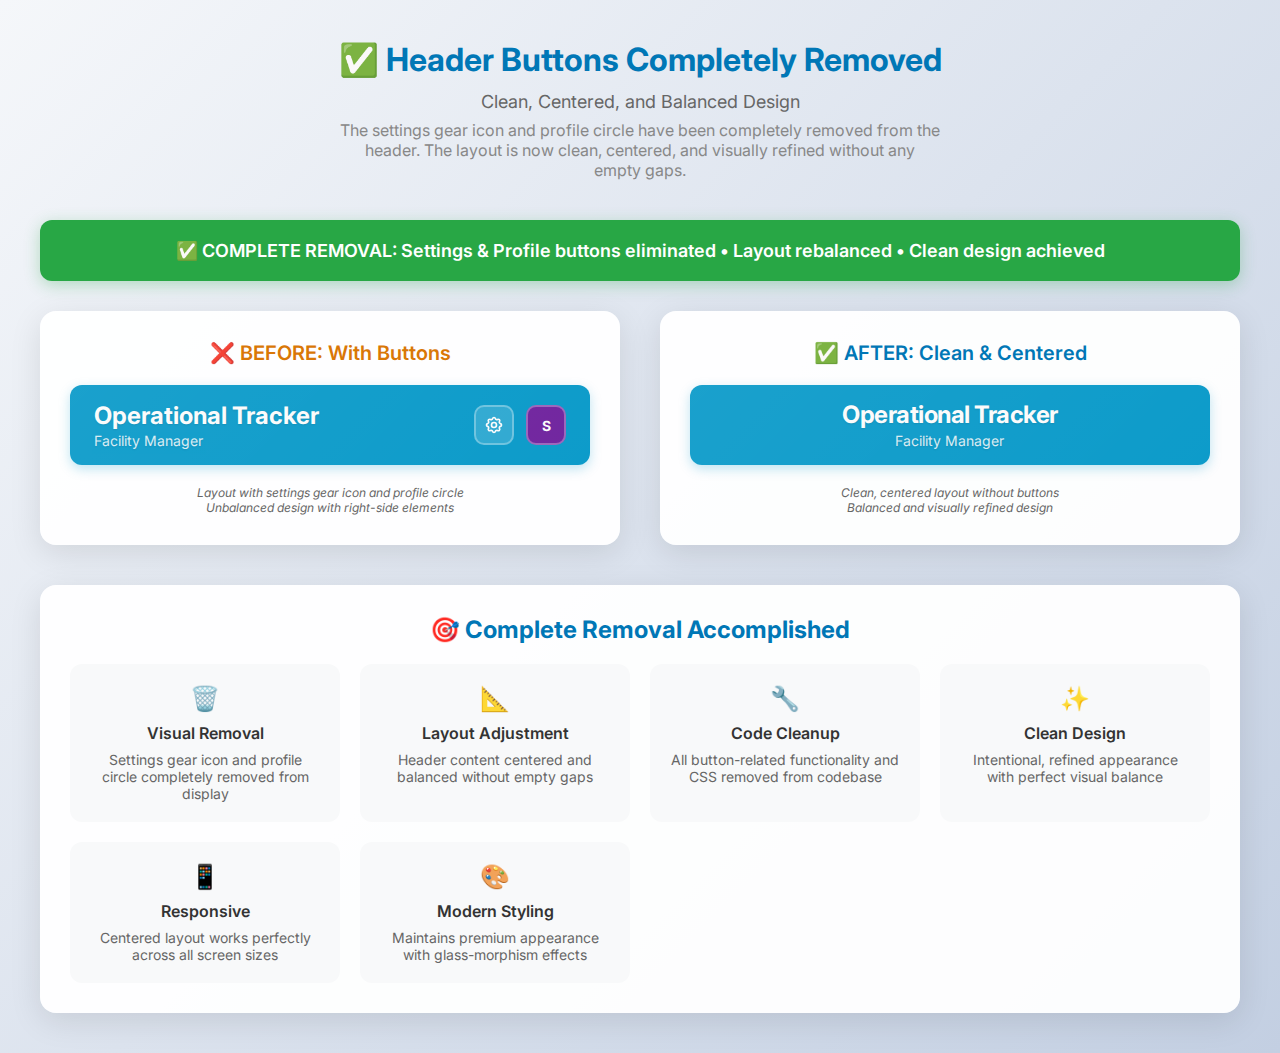
<file: clean-header-demo.html>
<!DOCTYPE html>
<html lang="en">
<head>
    <meta charset="UTF-8">
    <meta name="viewport" content="width=device-width, initial-scale=1.0">
    <title>Clean Header Demo - Buttons Removed</title>
    <link href="https://fonts.googleapis.com/css2?family=Inter:wght@400;500;600;700&family=Poppins:wght@400;500;600;700&display=swap" rel="stylesheet">
    <style>
        * {
            margin: 0;
            padding: 0;
            box-sizing: border-box;
        }

        body {
            font-family: 'Inter', 'Poppins', sans-serif;
            background: linear-gradient(135deg, #f5f7fa 0%, #c3cfe2 100%);
            min-height: 100vh;
            padding: 40px 20px;
        }

        .demo-container {
            max-width: 1200px;
            margin: 0 auto;
        }

        .demo-header {
            text-align: center;
            margin-bottom: 40px;
            color: #333;
        }

        .demo-title {
            font-size: 32px;
            font-weight: 700;
            margin-bottom: 12px;
            color: #0077B6;
        }

        .demo-subtitle {
            font-size: 18px;
            color: #666;
            margin-bottom: 8px;
        }

        .comparison-grid {
            display: grid;
            grid-template-columns: 1fr 1fr;
            gap: 40px;
            margin-bottom: 40px;
        }

        .comparison-section {
            background: rgba(255, 255, 255, 0.95);
            padding: 30px;
            border-radius: 16px;
            box-shadow: 0 8px 32px rgba(0, 0, 0, 0.1);
        }

        .section-title {
            font-size: 20px;
            font-weight: 600;
            margin-bottom: 20px;
            text-align: center;
        }

        .old-title { color: #d97706; }
        .new-title { color: #0077B6; }

        /* OLD HEADER WITH BUTTONS */
        .old-header {
            background: #0096C7;
            box-shadow: 0 4px 12px rgba(0, 150, 199, 0.25);
            border-radius: 12px;
            font-family: 'Inter', 'Poppins', sans-serif;
            position: relative;
            overflow: hidden;
            margin-bottom: 20px;
        }

        .old-header::before {
            content: '';
            position: absolute;
            top: 0;
            left: 0;
            right: 0;
            bottom: 0;
            background: linear-gradient(135deg, rgba(255, 255, 255, 0.1) 0%, rgba(255, 255, 255, 0.05) 100%);
            pointer-events: none;
        }

        .old-header-content {
            padding: 16px 24px;
            display: flex;
            align-items: center;
            justify-content: space-between;
        }

        .old-header-left {
            display: flex;
            flex-direction: column;
            gap: 2px;
        }

        .old-header-title {
            font-size: 24px;
            font-weight: 700;
            color: #FBFBFB;
            margin: 0;
            text-shadow: 0 1px 2px rgba(0, 0, 0, 0.1);
        }

        .old-header-subtitle {
            font-size: 14px;
            font-weight: 400;
            color: #FBFBFB;
            opacity: 0.85;
            margin: 0;
            text-shadow: 0 1px 2px rgba(0, 0, 0, 0.1);
        }

        .old-header-right {
            display: flex;
            align-items: center;
            gap: 12px;
        }

        .old-button {
            width: 40px;
            height: 40px;
            border-radius: 10px;
            background: rgba(255, 255, 255, 0.15);
            border: 2px solid rgba(255, 255, 255, 0.3);
            display: flex;
            align-items: center;
            justify-content: center;
            cursor: pointer;
            transition: all 0.3s ease;
        }

        .old-button:hover {
            background: rgba(255, 255, 255, 0.25);
            transform: translateY(-2px);
        }

        .old-button svg {
            color: #FBFBFB;
            width: 20px;
            height: 20px;
        }

        .old-avatar {
            width: 40px;
            height: 40px;
            border-radius: 10px;
            background: #6A1B9A;
            color: #FBFBFB;
            display: flex;
            align-items: center;
            justify-content: center;
            font-weight: 700;
            font-size: 14px;
            cursor: pointer;
            border: 2px solid rgba(255, 255, 255, 0.3);
        }

        /* NEW CLEAN HEADER WITHOUT BUTTONS */
        .clean-header {
            background: #0096C7;
            box-shadow: 0 4px 12px rgba(0, 150, 199, 0.25);
            border-radius: 12px;
            font-family: 'Inter', 'Poppins', sans-serif;
            position: relative;
            overflow: hidden;
            margin-bottom: 20px;
            transition: all 0.3s ease-in-out;
        }

        .clean-header::before {
            content: '';
            position: absolute;
            top: 0;
            left: 0;
            right: 0;
            bottom: 0;
            background: linear-gradient(135deg, rgba(255, 255, 255, 0.1) 0%, rgba(255, 255, 255, 0.05) 100%);
            pointer-events: none;
        }

        .clean-header:hover {
            box-shadow: 0 6px 20px rgba(0, 150, 199, 0.35);
            transform: translateY(-1px);
        }

        .clean-header-content {
            padding: 16px 24px;
            display: flex;
            align-items: center;
            justify-content: center;
        }

        .clean-header-center {
            display: flex;
            flex-direction: column;
            gap: 2px;
            text-align: center;
        }

        .clean-header-title {
            font-size: 24px;
            font-weight: 700;
            color: #FBFBFB;
            margin: 0;
            text-shadow: 0 1px 2px rgba(0, 0, 0, 0.1);
            letter-spacing: -0.02em;
            line-height: 1.2;
        }

        .clean-header-subtitle {
            font-size: 14px;
            font-weight: 400;
            color: #FBFBFB;
            opacity: 0.85;
            margin: 0;
            text-shadow: 0 1px 2px rgba(0, 0, 0, 0.1);
        }

        /* Success message */
        .success-message {
            background: #28a745;
            color: white;
            padding: 20px;
            border-radius: 12px;
            text-align: center;
            margin: 30px 0;
            font-weight: 600;
            font-size: 18px;
            box-shadow: 0 4px 16px rgba(40, 167, 69, 0.3);
        }

        /* Features section */
        .features-section {
            background: rgba(255, 255, 255, 0.95);
            padding: 30px;
            border-radius: 16px;
            box-shadow: 0 8px 32px rgba(0, 0, 0, 0.1);
            margin-top: 40px;
        }

        .features-title {
            font-size: 24px;
            font-weight: 700;
            color: #0077B6;
            text-align: center;
            margin-bottom: 20px;
        }

        .features-grid {
            display: grid;
            grid-template-columns: repeat(auto-fit, minmax(250px, 1fr));
            gap: 20px;
        }

        .feature-item {
            text-align: center;
            padding: 20px;
            background: #f8f9fa;
            border-radius: 12px;
        }

        .feature-icon {
            font-size: 24px;
            margin-bottom: 10px;
        }

        .feature-title {
            font-weight: 600;
            color: #333;
            margin-bottom: 8px;
        }

        .feature-description {
            font-size: 14px;
            color: #666;
        }

        @media (max-width: 768px) {
            .comparison-grid {
                grid-template-columns: 1fr;
                gap: 20px;
            }
            
            .demo-title {
                font-size: 28px;
            }
            
            .comparison-section {
                padding: 20px;
            }
        }
    </style>
</head>
<body>
    <div class="demo-container">
        <div class="demo-header">
            <h1 class="demo-title">✅ Header Buttons Completely Removed</h1>
            <p class="demo-subtitle">Clean, Centered, and Balanced Design</p>
            <p style="color: #888; max-width: 600px; margin: 0 auto;">
                The settings gear icon and profile circle have been completely removed from the header. 
                The layout is now clean, centered, and visually refined without any empty gaps.
            </p>
        </div>

        <div class="success-message">
            ✅ COMPLETE REMOVAL: Settings & Profile buttons eliminated • Layout rebalanced • Clean design achieved
        </div>

        <div class="comparison-grid">
            <!-- BEFORE -->
            <div class="comparison-section">
                <h3 class="section-title old-title">❌ BEFORE: With Buttons</h3>
                <div class="old-header">
                    <div class="old-header-content">
                        <div class="old-header-left">
                            <h1 class="old-header-title">Operational Tracker</h1>
                            <p class="old-header-subtitle">Facility Manager</p>
                        </div>
                        <div class="old-header-right">
                            <button class="old-button">
                                <svg fill="none" stroke="currentColor" viewBox="0 0 24 24">
                                    <path stroke-linecap="round" stroke-linejoin="round" stroke-width="2" d="M10.325 4.317c.426-1.756 2.924-1.756 3.35 0a1.724 1.724 0 002.573 1.066c1.543-.94 3.31.826 2.37 2.37a1.724 1.724 0 001.065 2.572c1.756.426 1.756 2.924 0 3.35a1.724 1.724 0 00-1.066 2.573c.94 1.543-.826 3.31-2.37 2.37a1.724 1.724 0 00-2.572 1.065c-.426 1.756-2.924 1.756-3.35 0a1.724 1.724 0 00-2.573-1.066c-1.543.94-3.31-.826-2.37-2.37a1.724 1.724 0 00-1.065-2.572c-1.756-.426-1.756-2.924 0-3.35a1.724 1.724 0 001.066-2.573c-.94-1.543.826-3.31 2.37-2.37.996.608 2.296.07 2.572-1.065z"></path>
                                    <path stroke-linecap="round" stroke-linejoin="round" stroke-width="2" d="M15 12a3 3 0 11-6 0 3 3 0 016 0z"></path>
                                </svg>
                            </button>
                            <div class="old-avatar">S</div>
                        </div>
                    </div>
                </div>
                <p style="font-size: 12px; color: #666; text-align: center; font-style: italic;">
                    Layout with settings gear icon and profile circle<br>
                    Unbalanced design with right-side elements
                </p>
            </div>

            <!-- AFTER -->
            <div class="comparison-section">
                <h3 class="section-title new-title">✅ AFTER: Clean & Centered</h3>
                <div class="clean-header">
                    <div class="clean-header-content">
                        <div class="clean-header-center">
                            <h1 class="clean-header-title">Operational Tracker</h1>
                            <p class="clean-header-subtitle">Facility Manager</p>
                        </div>
                    </div>
                </div>
                <p style="font-size: 12px; color: #666; text-align: center; font-style: italic;">
                    Clean, centered layout without buttons<br>
                    Balanced and visually refined design
                </p>
            </div>
        </div>

        <!-- Features Section -->
        <div class="features-section">
            <h2 class="features-title">🎯 Complete Removal Accomplished</h2>
            <div class="features-grid">
                <div class="feature-item">
                    <div class="feature-icon">🗑️</div>
                    <div class="feature-title">Visual Removal</div>
                    <div class="feature-description">Settings gear icon and profile circle completely removed from display</div>
                </div>
                <div class="feature-item">
                    <div class="feature-icon">📐</div>
                    <div class="feature-title">Layout Adjustment</div>
                    <div class="feature-description">Header content centered and balanced without empty gaps</div>
                </div>
                <div class="feature-item">
                    <div class="feature-icon">🔧</div>
                    <div class="feature-title">Code Cleanup</div>
                    <div class="feature-description">All button-related functionality and CSS removed from codebase</div>
                </div>
                <div class="feature-item">
                    <div class="feature-icon">✨</div>
                    <div class="feature-title">Clean Design</div>
                    <div class="feature-description">Intentional, refined appearance with perfect visual balance</div>
                </div>
                <div class="feature-item">
                    <div class="feature-icon">📱</div>
                    <div class="feature-title">Responsive</div>
                    <div class="feature-description">Centered layout works perfectly across all screen sizes</div>
                </div>
                <div class="feature-item">
                    <div class="feature-icon">🎨</div>
                    <div class="feature-title">Modern Styling</div>
                    <div class="feature-description">Maintains premium appearance with glass-morphism effects</div>
                </div>
            </div>
        </div>
    </div>

    <script>
        // Add visual feedback on page load
        window.addEventListener('load', function() {
            setTimeout(() => {
                const successMsg = document.querySelector('.success-message');
                successMsg.style.animation = 'pulse 2s infinite';
            }, 1000);
        });

        // Add pulse animation
        const style = document.createElement('style');
        style.textContent = `
            @keyframes pulse {
                0%, 100% { transform: scale(1); }
                50% { transform: scale(1.02); }
            }
        `;
        document.head.appendChild(style);
    </script>
</body>
</html>
</file>
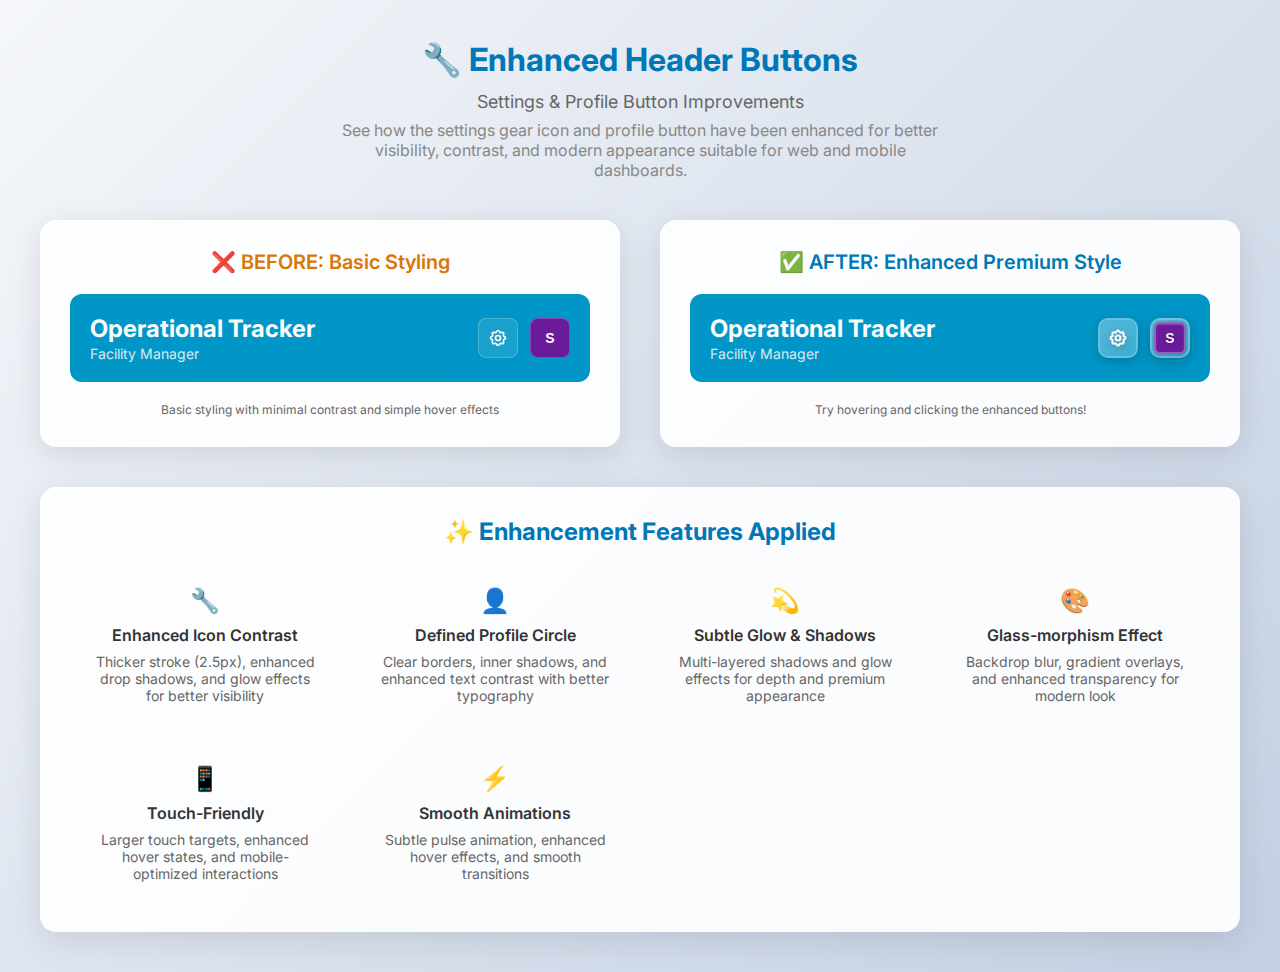
<file: enhanced-header-buttons-demo.html>
<!DOCTYPE html>
<html lang="en">
<head>
    <meta charset="UTF-8">
    <meta name="viewport" content="width=device-width, initial-scale=1.0">
    <title>Enhanced Header Buttons - Before & After</title>
    <link href="https://fonts.googleapis.com/css2?family=Inter:wght@400;500;600;700&family=Poppins:wght@400;500;600;700&display=swap" rel="stylesheet">
    <style>
        * {
            margin: 0;
            padding: 0;
            box-sizing: border-box;
        }

        body {
            font-family: 'Inter', 'Poppins', sans-serif;
            background: linear-gradient(135deg, #f5f7fa 0%, #c3cfe2 100%);
            min-height: 100vh;
            padding: 40px 20px;
        }

        .demo-container {
            max-width: 1200px;
            margin: 0 auto;
        }

        .demo-header {
            text-align: center;
            margin-bottom: 40px;
            color: #333;
        }

        .demo-title {
            font-size: 32px;
            font-weight: 700;
            margin-bottom: 12px;
            color: #0077B6;
        }

        .demo-subtitle {
            font-size: 18px;
            color: #666;
            margin-bottom: 8px;
        }

        .comparison-grid {
            display: grid;
            grid-template-columns: 1fr 1fr;
            gap: 40px;
            margin-bottom: 40px;
        }

        .comparison-section {
            background: rgba(255, 255, 255, 0.9);
            padding: 30px;
            border-radius: 16px;
            box-shadow: 0 8px 32px rgba(0, 0, 0, 0.1);
        }

        .section-title {
            font-size: 20px;
            font-weight: 600;
            margin-bottom: 20px;
            text-align: center;
        }

        .old-title { color: #d97706; }
        .new-title { color: #0077B6; }

        /* Header Demo Styles */
        .header-demo {
            background: #0096C7;
            padding: 20px;
            border-radius: 12px;
            display: flex;
            justify-content: space-between;
            align-items: center;
            margin-bottom: 20px;
        }

        .header-left h1 {
            color: #FBFBFB;
            font-size: 24px;
            font-weight: 700;
            margin: 0;
        }

        .header-left p {
            color: #FBFBFB;
            font-size: 14px;
            opacity: 0.85;
            margin: 2px 0 0 0;
        }

        .header-right {
            display: flex;
            align-items: center;
            gap: 12px;
        }

        /* OLD STYLE - Basic buttons */
        .old-button {
            width: 40px;
            height: 40px;
            border-radius: 8px;
            background: rgba(255, 255, 255, 0.1);
            border: 1px solid rgba(255, 255, 255, 0.2);
            display: flex;
            align-items: center;
            justify-content: center;
            cursor: pointer;
            transition: all 0.2s ease;
        }

        .old-button:hover {
            background: rgba(255, 255, 255, 0.2);
            transform: translateY(-1px);
        }

        .old-button svg {
            color: #FBFBFB;
            width: 20px;
            height: 20px;
            stroke-width: 2;
        }

        .old-avatar {
            width: 40px;
            height: 40px;
            border-radius: 8px;
            background: #6A1B9A;
            color: #FBFBFB;
            display: flex;
            align-items: center;
            justify-content: center;
            font-weight: 600;
            font-size: 14px;
            cursor: pointer;
            transition: all 0.2s ease;
            border: 1px solid rgba(255, 255, 255, 0.2);
        }

        .old-avatar:hover {
            transform: scale(1.05);
        }

        /* NEW ENHANCED STYLE - Premium buttons */
        .enhanced-button {
            width: 40px;
            height: 40px;
            border-radius: 10px;
            background: rgba(255, 255, 255, 0.15);
            border: 2px solid rgba(255, 255, 255, 0.3);
            display: flex;
            align-items: center;
            justify-content: center;
            cursor: pointer;
            transition: all 0.3s ease-in-out;
            box-shadow: 0 3px 12px rgba(0, 0, 0, 0.2);
            backdrop-filter: blur(15px);
            position: relative;
            animation: subtle-pulse 3s ease-in-out infinite;
        }

        .enhanced-button::before {
            content: '';
            position: absolute;
            inset: 0;
            border-radius: 8px;
            background: linear-gradient(135deg, rgba(255, 255, 255, 0.2) 0%, rgba(255, 255, 255, 0.1) 100%);
            pointer-events: none;
        }

        .enhanced-button:hover {
            background: rgba(255, 255, 255, 0.25);
            transform: translateY(-3px);
            box-shadow: 0 6px 20px rgba(0, 0, 0, 0.25);
            border: 2px solid rgba(255, 255, 255, 0.4);
        }

        .enhanced-button svg {
            color: #FBFBFB;
            width: 20px;
            height: 20px;
            stroke-width: 2.5;
            filter: drop-shadow(0 2px 4px rgba(0, 0, 0, 0.3)) drop-shadow(0 0 8px rgba(255, 255, 255, 0.2));
            position: relative;
            z-index: 1;
        }

        .enhanced-button svg:hover {
            filter: drop-shadow(0 2px 4px rgba(0, 0, 0, 0.3)) 
                    drop-shadow(0 0 12px rgba(255, 255, 255, 0.4))
                    drop-shadow(0 0 20px rgba(255, 255, 255, 0.2));
        }

        .enhanced-avatar {
            width: 40px;
            height: 40px;
            border-radius: 10px;
            background: rgba(255, 255, 255, 0.15);
            border: 2px solid rgba(255, 255, 255, 0.35);
            display: flex;
            align-items: center;
            justify-content: center;
            cursor: pointer;
            transition: all 0.3s ease-in-out;
            box-shadow: 0 4px 16px rgba(0, 0, 0, 0.2);
            backdrop-filter: blur(15px);
            position: relative;
            animation: subtle-pulse 3s ease-in-out infinite;
        }

        .enhanced-avatar::before {
            content: '';
            position: absolute;
            inset: 0;
            border-radius: 8px;
            background: linear-gradient(135deg, rgba(255, 255, 255, 0.2) 0%, rgba(255, 255, 255, 0.1) 100%);
            pointer-events: none;
        }

        .enhanced-avatar:hover {
            transform: scale(1.08) translateY(-2px);
            box-shadow: 0 8px 24px rgba(0, 0, 0, 0.3);
            border: 2px solid rgba(255, 255, 255, 0.5);
        }

        .enhanced-avatar-inner {
            width: 32px;
            height: 32px;
            border-radius: 6px;
            background: #6A1B9A;
            color: #FBFBFB;
            display: flex;
            align-items: center;
            justify-content: center;
            font-weight: 700;
            font-size: 14px;
            border: 2px solid rgba(255, 255, 255, 0.3);
            box-shadow: inset 0 1px 2px rgba(255, 255, 255, 0.2), 0 2px 6px rgba(0, 0, 0, 0.2);
            text-shadow: 0 1px 3px rgba(0, 0, 0, 0.3);
            position: relative;
            z-index: 1;
        }

        @keyframes subtle-pulse {
            0%, 100% {
                box-shadow: 0 3px 12px rgba(0, 0, 0, 0.2);
            }
            50% {
                box-shadow: 0 4px 16px rgba(0, 0, 0, 0.25);
            }
        }

        .features-section {
            background: rgba(255, 255, 255, 0.9);
            padding: 30px;
            border-radius: 16px;
            box-shadow: 0 8px 32px rgba(0, 0, 0, 0.1);
            margin-top: 40px;
        }

        .features-title {
            font-size: 24px;
            font-weight: 700;
            color: #0077B6;
            text-align: center;
            margin-bottom: 20px;
        }

        .features-grid {
            display: grid;
            grid-template-columns: repeat(auto-fit, minmax(250px, 1fr));
            gap: 20px;
        }

        .feature-item {
            text-align: center;
            padding: 20px;
        }

        .feature-icon {
            font-size: 24px;
            margin-bottom: 10px;
        }

        .feature-title {
            font-weight: 600;
            color: #333;
            margin-bottom: 8px;
        }

        .feature-description {
            font-size: 14px;
            color: #666;
        }

        @media (max-width: 768px) {
            .comparison-grid {
                grid-template-columns: 1fr;
                gap: 20px;
            }
        }
    </style>
</head>
<body>
    <div class="demo-container">
        <div class="demo-header">
            <h1 class="demo-title">🔧 Enhanced Header Buttons</h1>
            <p class="demo-subtitle">Settings & Profile Button Improvements</p>
            <p style="color: #888; max-width: 600px; margin: 0 auto;">
                See how the settings gear icon and profile button have been enhanced for better visibility, 
                contrast, and modern appearance suitable for web and mobile dashboards.
            </p>
        </div>

        <div class="comparison-grid">
            <!-- BEFORE -->
            <div class="comparison-section">
                <h3 class="section-title old-title">❌ BEFORE: Basic Styling</h3>
                <div class="header-demo">
                    <div class="header-left">
                        <h1>Operational Tracker</h1>
                        <p>Facility Manager</p>
                    </div>
                    <div class="header-right">
                        <button class="old-button" onclick="alert('Old settings button clicked!')">
                            <svg fill="none" stroke="currentColor" viewBox="0 0 24 24">
                                <path stroke-linecap="round" stroke-linejoin="round" d="M10.325 4.317c.426-1.756 2.924-1.756 3.35 0a1.724 1.724 0 002.573 1.066c1.543-.94 3.31.826 2.37 2.37a1.724 1.724 0 001.065 2.572c1.756.426 1.756 2.924 0 3.35a1.724 1.724 0 00-1.066 2.573c.94 1.543-.826 3.31-2.37 2.37a1.724 1.724 0 00-2.572 1.065c-.426 1.756-2.924 1.756-3.35 0a1.724 1.724 0 00-2.573-1.066c-1.543.94-3.31-.826-2.37-2.37a1.724 1.724 0 00-1.065-2.572c-1.756-.426-1.756-2.924 0-3.35a1.724 1.724 0 001.066-2.573c-.94-1.543.826-3.31 2.37-2.37.996.608 2.296.07 2.572-1.065z"></path>
                                <path stroke-linecap="round" stroke-linejoin="round" d="M15 12a3 3 0 11-6 0 3 3 0 016 0z"></path>
                            </svg>
                        </button>
                        <button class="old-avatar" onclick="alert('Old profile button clicked!')">S</button>
                    </div>
                </div>
                <p style="font-size: 12px; color: #666; text-align: center;">
                    Basic styling with minimal contrast and simple hover effects
                </p>
            </div>

            <!-- AFTER -->
            <div class="comparison-section">
                <h3 class="section-title new-title">✅ AFTER: Enhanced Premium Style</h3>
                <div class="header-demo">
                    <div class="header-left">
                        <h1>Operational Tracker</h1>
                        <p>Facility Manager</p>
                    </div>
                    <div class="header-right">
                        <button class="enhanced-button" onclick="alert('Enhanced settings button clicked!')">
                            <svg fill="none" stroke="currentColor" viewBox="0 0 24 24">
                                <path stroke-linecap="round" stroke-linejoin="round" d="M10.325 4.317c.426-1.756 2.924-1.756 3.35 0a1.724 1.724 0 002.573 1.066c1.543-.94 3.31.826 2.37 2.37a1.724 1.724 0 001.065 2.572c1.756.426 1.756 2.924 0 3.35a1.724 1.724 0 00-1.066 2.573c.94 1.543-.826 3.31-2.37 2.37a1.724 1.724 0 00-2.572 1.065c-.426 1.756-2.924 1.756-3.35 0a1.724 1.724 0 00-2.573-1.066c-1.543.94-3.31-.826-2.37-2.37a1.724 1.724 0 00-1.065-2.572c-1.756-.426-1.756-2.924 0-3.35a1.724 1.724 0 001.066-2.573c-.94-1.543.826-3.31 2.37-2.37.996.608 2.296.07 2.572-1.065z"></path>
                                <path stroke-linecap="round" stroke-linejoin="round" d="M15 12a3 3 0 11-6 0 3 3 0 016 0z"></path>
                            </svg>
                        </button>
                        <button class="enhanced-avatar" onclick="alert('Enhanced profile button clicked!')">
                            <div class="enhanced-avatar-inner">S</div>
                        </button>
                    </div>
                </div>
                <p style="font-size: 12px; color: #666; text-align: center;">
                    Try hovering and clicking the enhanced buttons!
                </p>
            </div>
        </div>

        <!-- Features Section -->
        <div class="features-section">
            <h2 class="features-title">✨ Enhancement Features Applied</h2>
            <div class="features-grid">
                <div class="feature-item">
                    <div class="feature-icon">🔧</div>
                    <div class="feature-title">Enhanced Icon Contrast</div>
                    <div class="feature-description">Thicker stroke (2.5px), enhanced drop shadows, and glow effects for better visibility</div>
                </div>
                <div class="feature-item">
                    <div class="feature-icon">👤</div>
                    <div class="feature-title">Defined Profile Circle</div>
                    <div class="feature-description">Clear borders, inner shadows, and enhanced text contrast with better typography</div>
                </div>
                <div class="feature-item">
                    <div class="feature-icon">💫</div>
                    <div class="feature-title">Subtle Glow & Shadows</div>
                    <div class="feature-description">Multi-layered shadows and glow effects for depth and premium appearance</div>
                </div>
                <div class="feature-item">
                    <div class="feature-icon">🎨</div>
                    <div class="feature-title">Glass-morphism Effect</div>
                    <div class="feature-description">Backdrop blur, gradient overlays, and enhanced transparency for modern look</div>
                </div>
                <div class="feature-item">
                    <div class="feature-icon">📱</div>
                    <div class="feature-title">Touch-Friendly</div>
                    <div class="feature-description">Larger touch targets, enhanced hover states, and mobile-optimized interactions</div>
                </div>
                <div class="feature-item">
                    <div class="feature-icon">⚡</div>
                    <div class="feature-title">Smooth Animations</div>
                    <div class="feature-description">Subtle pulse animation, enhanced hover effects, and smooth transitions</div>
                </div>
            </div>
        </div>
    </div>
</body>
</html>
</file>
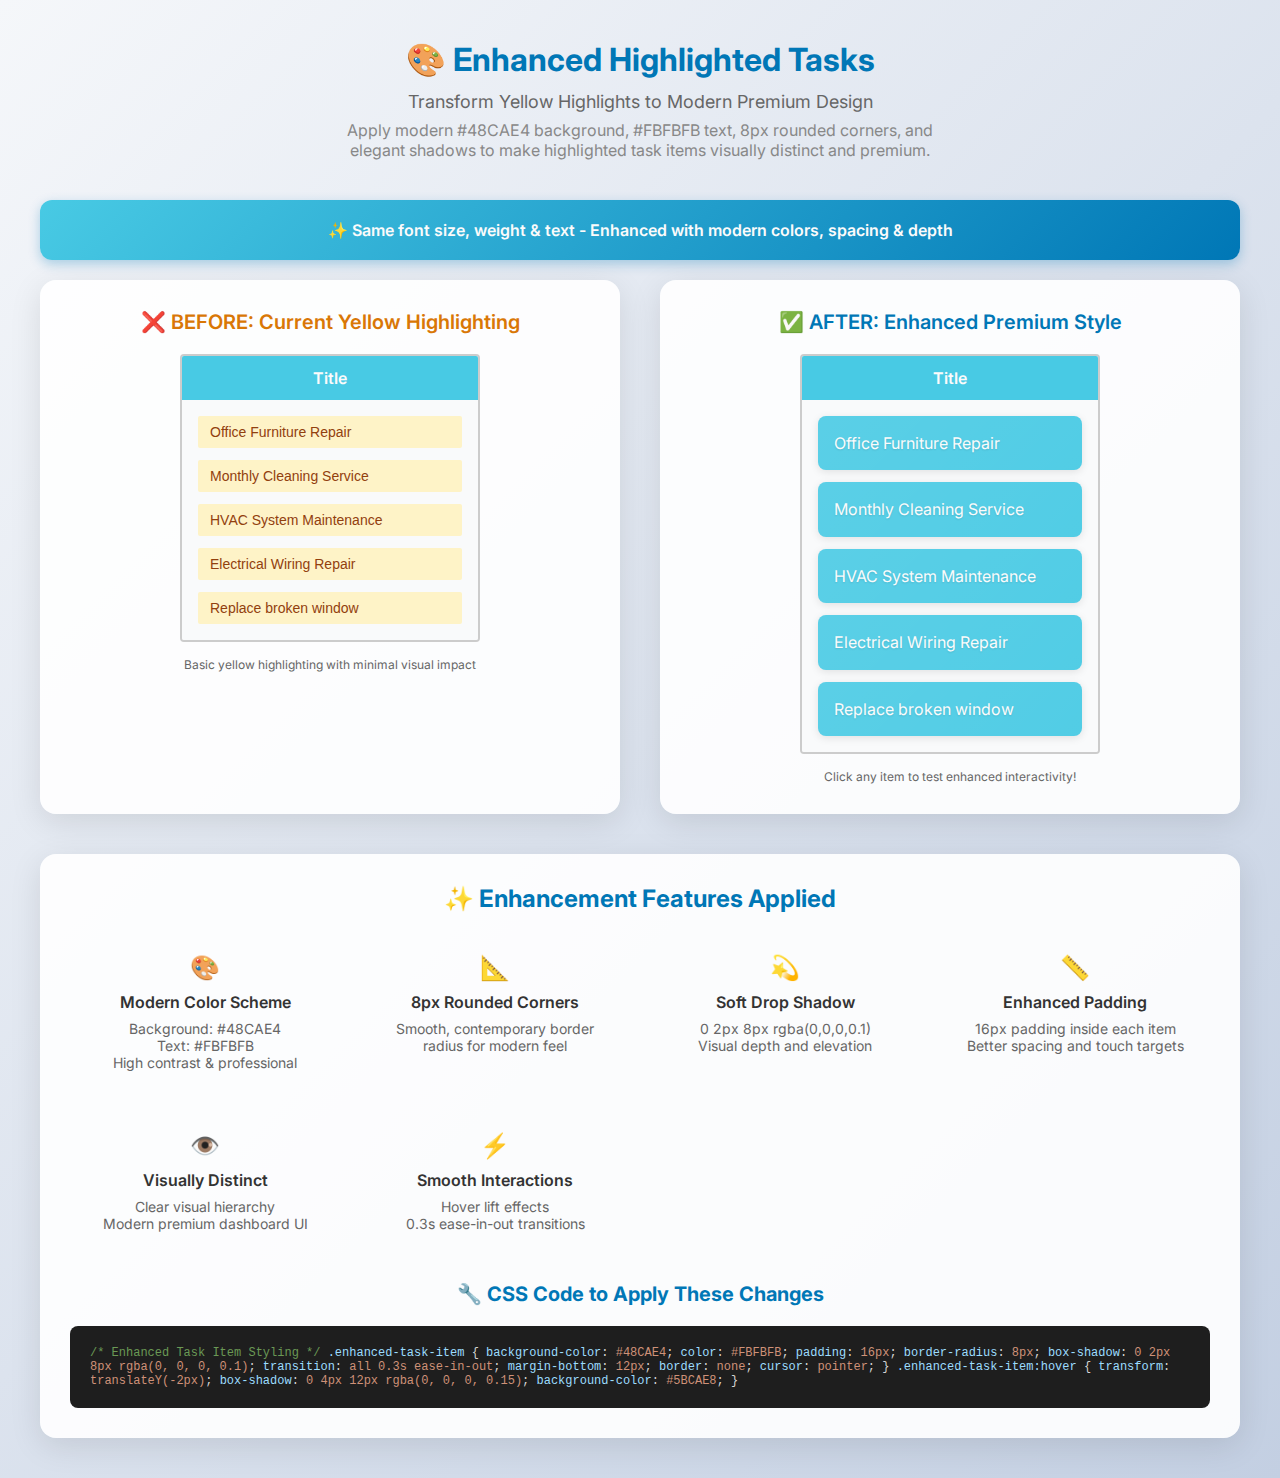
<file: enhanced-highlighted-tasks-demo.html>
<!DOCTYPE html>
<html lang="en">
<head>
    <meta charset="UTF-8">
    <meta name="viewport" content="width=device-width, initial-scale=1.0">
    <title>Enhanced Highlighted Tasks - Before & After</title>
    <link href="https://fonts.googleapis.com/css2?family=Inter:wght@400;500;600;700&family=Poppins:wght@400;500;600;700&display=swap" rel="stylesheet">
    <style>
        * {
            margin: 0;
            padding: 0;
            box-sizing: border-box;
        }

        body {
            font-family: 'Inter', 'Poppins', sans-serif;
            background: linear-gradient(135deg, #f5f7fa 0%, #c3cfe2 100%);
            min-height: 100vh;
            padding: 40px 20px;
        }

        .demo-container {
            max-width: 1200px;
            margin: 0 auto;
        }

        .demo-header {
            text-align: center;
            margin-bottom: 40px;
            color: #333;
        }

        .demo-title {
            font-size: 32px;
            font-weight: 700;
            margin-bottom: 12px;
            color: #0077B6;
        }

        .demo-subtitle {
            font-size: 18px;
            color: #666;
            margin-bottom: 8px;
        }

        .comparison-grid {
            display: grid;
            grid-template-columns: 1fr 1fr;
            gap: 40px;
            margin-bottom: 40px;
        }

        .comparison-section {
            background: rgba(255, 255, 255, 0.9);
            padding: 30px;
            border-radius: 16px;
            box-shadow: 0 8px 32px rgba(0, 0, 0, 0.1);
        }

        .section-title {
            font-size: 20px;
            font-weight: 600;
            margin-bottom: 20px;
            text-align: center;
        }

        .old-title { color: #d97706; }
        .new-title { color: #0077B6; }

        /* Task List Container */
        .task-container {
            border: 2px solid #ccc;
            border-radius: 4px;
            background: #f9fafb;
            overflow: hidden;
            max-width: 300px;
            margin: 0 auto;
        }

        .task-header {
            background: #48CAE4;
            color: #FBFBFB;
            padding: 12px 16px;
            font-weight: 600;
            font-size: 16px;
            text-align: center;
        }

        /* OLD STYLE - Current yellow highlighting */
        .old-task-list {
            padding: 16px;
            background: #f9fafb;
        }

        .old-task-item {
            background-color: #fef3c7;
            color: #92400e;
            padding: 8px 12px;
            margin-bottom: 12px;
            font-weight: 500;
            cursor: pointer;
            transition: background-color 0.2s;
            text-align: left;
            font-size: 14px;
            display: block;
            width: 100%;
            border: none;
            border-radius: 2px;
        }

        .old-task-item:hover {
            background-color: #fde68a;
        }

        .old-task-item:last-child {
            margin-bottom: 0;
        }

        /* NEW ENHANCED STYLE - Premium modern styling */
        .enhanced-task-list {
            padding: 16px;
            background: #f9fafb;
        }

        .enhanced-task-item {
            background-color: #48CAE4;
            color: #FBFBFB;
            padding: 16px;
            border-radius: 8px;
            box-shadow: 0 2px 8px rgba(0, 0, 0, 0.1);
            transition: all 0.3s ease-in-out;
            cursor: pointer;
            position: relative;
            overflow: hidden;
            border: none;
            text-align: left;
            width: 100%;
            font-family: inherit;
            font-size: inherit;
            font-weight: inherit;
            margin-bottom: 12px;
            display: block;
        }

        .enhanced-task-item::before {
            content: '';
            position: absolute;
            top: 0;
            left: 0;
            right: 0;
            bottom: 0;
            background: linear-gradient(135deg, rgba(255, 255, 255, 0.1) 0%, rgba(255, 255, 255, 0.05) 100%);
            pointer-events: none;
        }

        .enhanced-task-item:hover {
            transform: translateY(-2px);
            box-shadow: 0 4px 12px rgba(0, 0, 0, 0.15);
            background-color: #5BCAE8;
        }

        .enhanced-task-item:active {
            transform: translateY(0);
            box-shadow: 0 2px 6px rgba(0, 0, 0, 0.12);
        }

        .enhanced-task-item:focus {
            outline: 2px solid #FBFBFB;
            outline-offset: 2px;
        }

        .enhanced-task-item:last-child {
            margin-bottom: 0;
        }

        .enhanced-task-text {
            position: relative;
            z-index: 1;
            margin: 0;
            font-weight: inherit;
            font-size: inherit;
            line-height: 1.4;
            text-shadow: 0 1px 2px rgba(0, 0, 0, 0.1);
        }

        /* Animation for smooth transitions */
        @keyframes fadeInUp {
            from {
                opacity: 0;
                transform: translateY(20px);
            }
            to {
                opacity: 1;
                transform: translateY(0);
            }
        }

        .enhanced-task-item {
            animation: fadeInUp 0.3s ease-out;
        }

        .enhanced-task-item:nth-child(1) { animation-delay: 0.1s; }
        .enhanced-task-item:nth-child(2) { animation-delay: 0.2s; }
        .enhanced-task-item:nth-child(3) { animation-delay: 0.3s; }
        .enhanced-task-item:nth-child(4) { animation-delay: 0.4s; }
        .enhanced-task-item:nth-child(5) { animation-delay: 0.5s; }

        /* Features section */
        .features-section {
            background: rgba(255, 255, 255, 0.9);
            padding: 30px;
            border-radius: 16px;
            box-shadow: 0 8px 32px rgba(0, 0, 0, 0.1);
            margin-top: 40px;
        }

        .features-title {
            font-size: 24px;
            font-weight: 700;
            color: #0077B6;
            text-align: center;
            margin-bottom: 20px;
        }

        .features-grid {
            display: grid;
            grid-template-columns: repeat(auto-fit, minmax(250px, 1fr));
            gap: 20px;
        }

        .feature-item {
            text-align: center;
            padding: 20px;
        }

        .feature-icon {
            font-size: 24px;
            margin-bottom: 10px;
        }

        .feature-title {
            font-weight: 600;
            color: #333;
            margin-bottom: 8px;
        }

        .feature-description {
            font-size: 14px;
            color: #666;
        }

        .highlight-box {
            background: linear-gradient(135deg, #48CAE4 0%, #0077B6 100%);
            color: #FBFBFB;
            padding: 20px;
            border-radius: 12px;
            text-align: center;
            margin: 20px 0;
            box-shadow: 0 4px 12px rgba(0, 119, 182, 0.3);
        }

        .highlight-text {
            font-size: 16px;
            font-weight: 600;
        }

        .css-code {
            background: #1e1e1e;
            color: #d4d4d4;
            padding: 20px;
            border-radius: 8px;
            font-family: 'Courier New', monospace;
            font-size: 12px;
            overflow-x: auto;
            margin-top: 20px;
        }

        .css-comment {
            color: #6a9955;
        }

        .css-property {
            color: #9cdcfe;
        }

        .css-value {
            color: #ce9178;
        }

        @media (max-width: 768px) {
            .comparison-grid {
                grid-template-columns: 1fr;
                gap: 20px;
            }
            
            .demo-title {
                font-size: 28px;
            }
            
            .demo-subtitle {
                font-size: 16px;
            }
            
            .comparison-section {
                padding: 20px;
            }
        }
    </style>
</head>
<body>
    <div class="demo-container">
        <div class="demo-header">
            <h1 class="demo-title">🎨 Enhanced Highlighted Tasks</h1>
            <p class="demo-subtitle">Transform Yellow Highlights to Modern Premium Design</p>
            <p style="color: #888; max-width: 600px; margin: 0 auto;">
                Apply modern #48CAE4 background, #FBFBFB text, 8px rounded corners, 
                and elegant shadows to make highlighted task items visually distinct and premium.
            </p>
        </div>

        <div class="highlight-box">
            <p class="highlight-text">
                ✨ Same font size, weight & text - Enhanced with modern colors, spacing & depth
            </p>
        </div>

        <div class="comparison-grid">
            <!-- BEFORE -->
            <div class="comparison-section">
                <h3 class="section-title old-title">❌ BEFORE: Current Yellow Highlighting</h3>
                <div class="task-container">
                    <div class="task-header">Title</div>
                    <div class="old-task-list">
                        <button class="old-task-item" onclick="alert('Old style: Office Furniture Repair')">Office Furniture Repair</button>
                        <button class="old-task-item" onclick="alert('Old style: Monthly Cleaning Service')">Monthly Cleaning Service</button>
                        <button class="old-task-item" onclick="alert('Old style: HVAC System Maintenance')">HVAC System Maintenance</button>
                        <button class="old-task-item" onclick="alert('Old style: Electrical Wiring Repair')">Electrical Wiring Repair</button>
                        <button class="old-task-item" onclick="alert('Old style: Replace broken window')">Replace broken window</button>
                    </div>
                </div>
                <p style="margin-top: 15px; font-size: 12px; color: #666; text-align: center;">
                    Basic yellow highlighting with minimal visual impact
                </p>
            </div>

            <!-- AFTER -->
            <div class="comparison-section">
                <h3 class="section-title new-title">✅ AFTER: Enhanced Premium Style</h3>
                <div class="task-container">
                    <div class="task-header">Title</div>
                    <div class="enhanced-task-list">
                        <button class="enhanced-task-item" onclick="handleTaskClick('Office Furniture Repair')">
                            <span class="enhanced-task-text">Office Furniture Repair</span>
                        </button>
                        <button class="enhanced-task-item" onclick="handleTaskClick('Monthly Cleaning Service')">
                            <span class="enhanced-task-text">Monthly Cleaning Service</span>
                        </button>
                        <button class="enhanced-task-item" onclick="handleTaskClick('HVAC System Maintenance')">
                            <span class="enhanced-task-text">HVAC System Maintenance</span>
                        </button>
                        <button class="enhanced-task-item" onclick="handleTaskClick('Electrical Wiring Repair')">
                            <span class="enhanced-task-text">Electrical Wiring Repair</span>
                        </button>
                        <button class="enhanced-task-item" onclick="handleTaskClick('Replace broken window')">
                            <span class="enhanced-task-text">Replace broken window</span>
                        </button>
                    </div>
                </div>
                <p style="margin-top: 15px; font-size: 12px; color: #666; text-align: center;">
                    Click any item to test enhanced interactivity!
                </p>
            </div>
        </div>

        <!-- Features Section -->
        <div class="features-section">
            <h2 class="features-title">✨ Enhancement Features Applied</h2>
            <div class="features-grid">
                <div class="feature-item">
                    <div class="feature-icon">🎨</div>
                    <div class="feature-title">Modern Color Scheme</div>
                    <div class="feature-description">Background: #48CAE4<br>Text: #FBFBFB<br>High contrast & professional</div>
                </div>
                <div class="feature-item">
                    <div class="feature-icon">📐</div>
                    <div class="feature-title">8px Rounded Corners</div>
                    <div class="feature-description">Smooth, contemporary border radius for modern feel</div>
                </div>
                <div class="feature-item">
                    <div class="feature-icon">💫</div>
                    <div class="feature-title">Soft Drop Shadow</div>
                    <div class="feature-description">0 2px 8px rgba(0,0,0,0.1)<br>Visual depth and elevation</div>
                </div>
                <div class="feature-item">
                    <div class="feature-icon">📏</div>
                    <div class="feature-title">Enhanced Padding</div>
                    <div class="feature-description">16px padding inside each item<br>Better spacing and touch targets</div>
                </div>
                <div class="feature-item">
                    <div class="feature-icon">👁️</div>
                    <div class="feature-title">Visually Distinct</div>
                    <div class="feature-description">Clear visual hierarchy<br>Modern premium dashboard UI</div>
                </div>
                <div class="feature-item">
                    <div class="feature-icon">⚡</div>
                    <div class="feature-title">Smooth Interactions</div>
                    <div class="feature-description">Hover lift effects<br>0.3s ease-in-out transitions</div>
                </div>
            </div>

            <!-- CSS Code for Implementation -->
            <h3 style="color: #0077B6; margin: 30px 0 15px 0; text-align: center; font-size: 20px;">🔧 CSS Code to Apply These Changes</h3>
            <div class="css-code">
<span class="css-comment">/* Enhanced Task Item Styling */</span>
<span class="css-property">.enhanced-task-item</span> {
  <span class="css-property">background-color</span>: <span class="css-value">#48CAE4</span>;
  <span class="css-property">color</span>: <span class="css-value">#FBFBFB</span>;
  <span class="css-property">padding</span>: <span class="css-value">16px</span>;
  <span class="css-property">border-radius</span>: <span class="css-value">8px</span>;
  <span class="css-property">box-shadow</span>: <span class="css-value">0 2px 8px rgba(0, 0, 0, 0.1)</span>;
  <span class="css-property">transition</span>: <span class="css-value">all 0.3s ease-in-out</span>;
  <span class="css-property">margin-bottom</span>: <span class="css-value">12px</span>;
  <span class="css-property">border</span>: <span class="css-value">none</span>;
  <span class="css-property">cursor</span>: <span class="css-value">pointer</span>;
}

<span class="css-property">.enhanced-task-item:hover</span> {
  <span class="css-property">transform</span>: <span class="css-value">translateY(-2px)</span>;
  <span class="css-property">box-shadow</span>: <span class="css-value">0 4px 12px rgba(0, 0, 0, 0.15)</span>;
  <span class="css-property">background-color</span>: <span class="css-value">#5BCAE8</span>;
}
            </div>
        </div>
    </div>

    <script>
        function handleTaskClick(taskName) {
            alert(`✅ Enhanced Task Selected: ${taskName}\n\n🎯 Applied Enhancements:\n• Background: #48CAE4\n• Text: #FBFBFB\n• 8px rounded corners\n• 16px padding\n• Soft drop shadow\n• Smooth hover animations\n• Premium dashboard styling`);
            console.log(`Enhanced task clicked: ${taskName}`);
        }

        // Add keyboard navigation
        document.addEventListener('keydown', function(e) {
            const items = document.querySelectorAll('.enhanced-task-item');
            const currentFocus = document.activeElement;
            const currentIndex = Array.from(items).indexOf(currentFocus);

            if (e.key === 'ArrowDown' && currentIndex < items.length - 1) {
                e.preventDefault();
                items[currentIndex + 1].focus();
            } else if (e.key === 'ArrowUp' && currentIndex > 0) {
                e.preventDefault();
                items[currentIndex - 1].focus();
            } else if (e.key === 'Enter' && currentFocus.classList.contains('enhanced-task-item')) {
                e.preventDefault();
                currentFocus.click();
            }
        });

        // Add entrance animation on page load
        window.addEventListener('load', function() {
            const items = document.querySelectorAll('.enhanced-task-item');
            items.forEach((item, index) => {
                item.style.opacity = '0';
                item.style.transform = 'translateY(20px)';
                
                setTimeout(() => {
                    item.style.transition = 'all 0.3s ease-out';
                    item.style.opacity = '1';
                    item.style.transform = 'translateY(0)';
                }, 100 * (index + 1));
            });
        });
    </script>
</body>
</html>
</file>
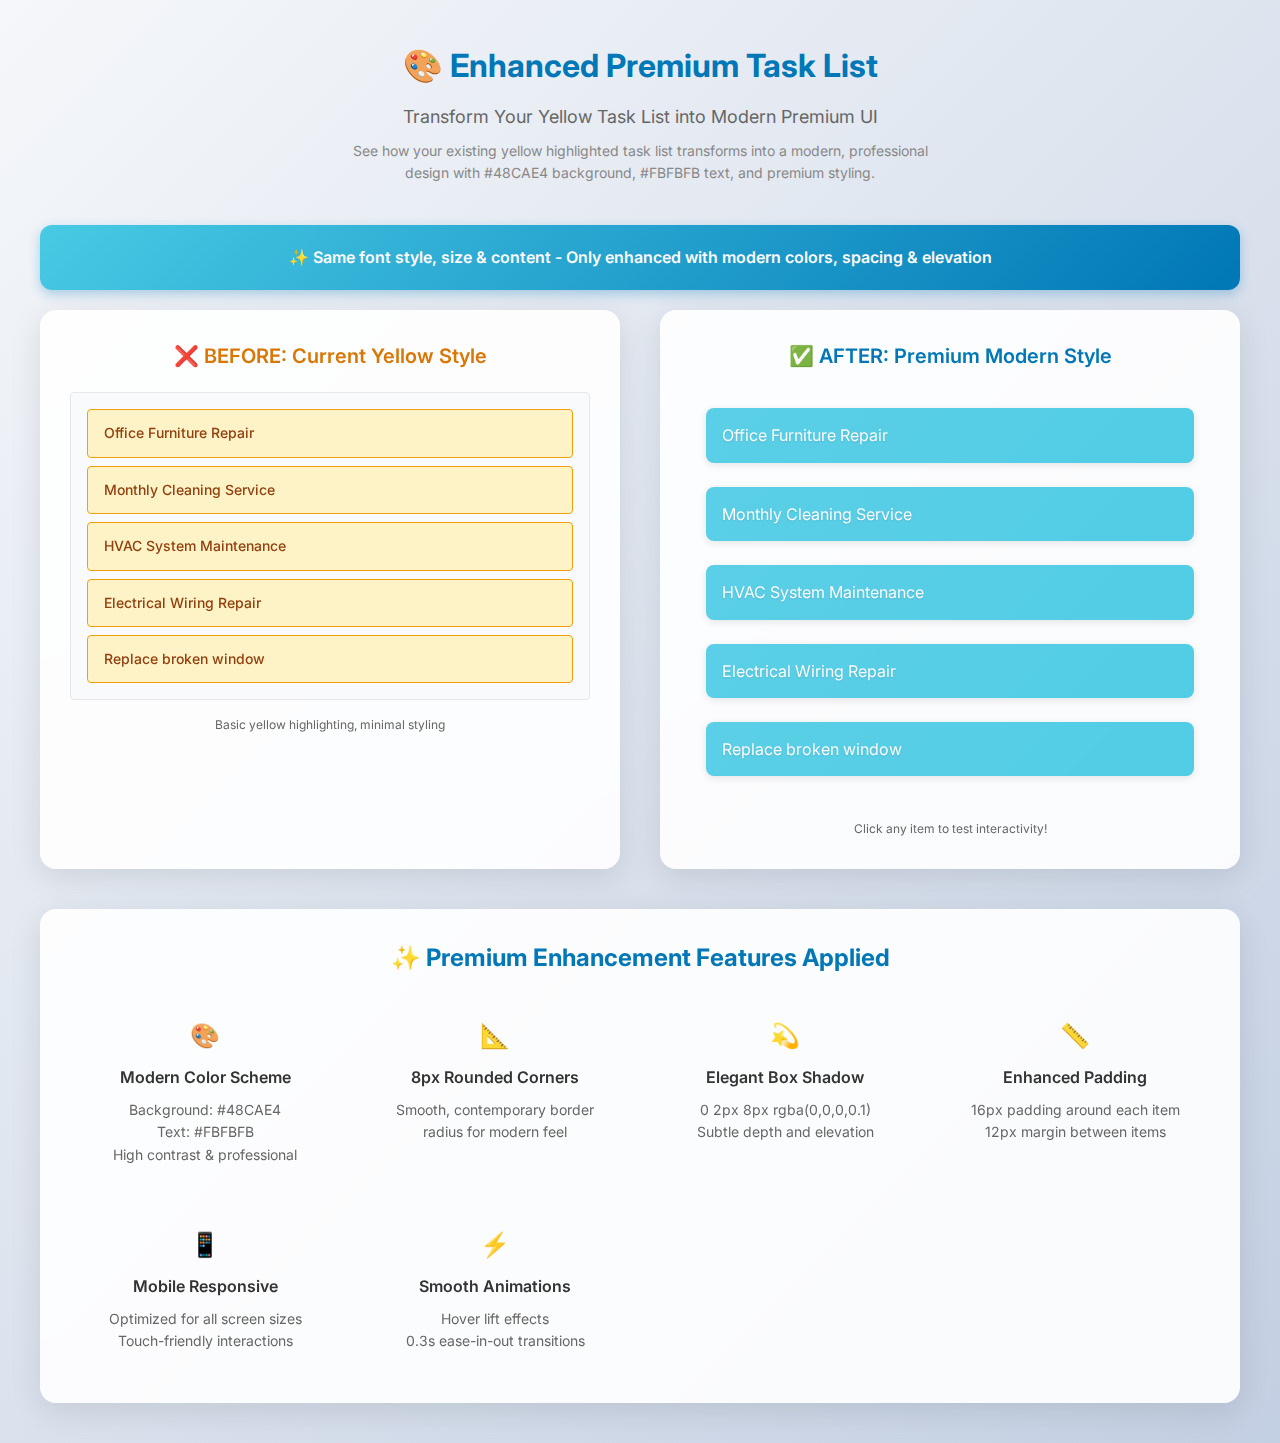
<file: enhanced-task-list-demo.html>
<!DOCTYPE html>
<html lang="en">
<head>
    <meta charset="UTF-8">
    <meta name="viewport" content="width=device-width, initial-scale=1.0">
    <title>Enhanced Premium Task List - Before & After</title>
    <link href="https://fonts.googleapis.com/css2?family=Inter:wght@400;500;600;700&family=Poppins:wght@400;500;600;700&display=swap" rel="stylesheet">
    <style>
        /* Reset and base styles */
        * {
            margin: 0;
            padding: 0;
            box-sizing: border-box;
        }

        body {
            font-family: 'Inter', 'Poppins', -apple-system, BlinkMacSystemFont, 'Segoe UI', Roboto, sans-serif;
            background: linear-gradient(135deg, #f5f7fa 0%, #c3cfe2 100%);
            min-height: 100vh;
            padding: 40px 20px;
            line-height: 1.6;
        }

        .demo-container {
            max-width: 1200px;
            margin: 0 auto;
        }

        .demo-header {
            text-align: center;
            margin-bottom: 40px;
            color: #333;
        }

        .demo-title {
            font-size: 32px;
            font-weight: 700;
            margin-bottom: 12px;
            color: #0077B6;
        }

        .demo-subtitle {
            font-size: 18px;
            color: #666;
            margin-bottom: 8px;
        }

        .demo-description {
            font-size: 14px;
            color: #888;
            max-width: 600px;
            margin: 0 auto;
        }

        /* Comparison Section */
        .comparison-grid {
            display: grid;
            grid-template-columns: 1fr 1fr;
            gap: 40px;
            margin-bottom: 40px;
        }

        .comparison-section {
            background: rgba(255, 255, 255, 0.9);
            padding: 30px;
            border-radius: 16px;
            box-shadow: 0 8px 32px rgba(0, 0, 0, 0.1);
            backdrop-filter: blur(10px);
        }

        .section-title {
            font-size: 20px;
            font-weight: 600;
            margin-bottom: 20px;
            text-align: center;
        }

        .old-title {
            color: #d97706;
        }

        .new-title {
            color: #0077B6;
        }

        /* Old Yellow Style (Before) */
        .old-task-list {
            display: flex;
            flex-direction: column;
            gap: 8px;
            width: 100%;
            padding: 16px;
            border: 1px solid #e5e7eb;
            border-radius: 4px;
            background: #f9fafb;
        }

        .old-task-item {
            background-color: #fef3c7;
            color: #92400e;
            padding: 12px 16px;
            border: 1px solid #f59e0b;
            border-radius: 4px;
            font-weight: 500;
            cursor: pointer;
            transition: background-color 0.2s;
            text-align: left;
            font-size: 14px;
        }

        .old-task-item:hover {
            background-color: #fde68a;
        }

        /* New Premium Style (After) */
        .premium-task-list {
            display: flex;
            flex-direction: column;
            gap: 12px;
            width: 100%;
            padding: 16px;
        }

        .premium-task-item {
            background-color: #48CAE4;
            color: #FBFBFB;
            padding: 16px;
            border-radius: 8px;
            box-shadow: 0 2px 8px rgba(0, 0, 0, 0.1);
            transition: all 0.3s ease-in-out;
            cursor: pointer;
            position: relative;
            overflow: hidden;
            border: none;
            text-align: left;
            width: 100%;
            font-family: inherit;
            margin-bottom: 12px;
            display: block;
            text-decoration: none;
            font-weight: inherit;
            font-size: inherit;
        }

        .premium-task-item::before {
            content: '';
            position: absolute;
            top: 0;
            left: 0;
            right: 0;
            bottom: 0;
            background: linear-gradient(135deg, rgba(255, 255, 255, 0.1) 0%, rgba(255, 255, 255, 0.05) 100%);
            pointer-events: none;
        }

        .premium-task-item:hover {
            transform: translateY(-2px);
            box-shadow: 0 4px 12px rgba(0, 0, 0, 0.15);
            background-color: #5BCAE8;
        }

        .premium-task-item:active {
            transform: translateY(0);
            box-shadow: 0 2px 6px rgba(0, 0, 0, 0.12);
        }

        .premium-task-item:focus {
            outline: 2px solid #FBFBFB;
            outline-offset: 2px;
        }

        .premium-task-text {
            position: relative;
            z-index: 1;
            margin: 0;
            font-weight: inherit;
            font-size: inherit;
            line-height: 1.4;
            text-shadow: 0 1px 2px rgba(0, 0, 0, 0.1);
        }

        /* Animation for smooth transitions */
        @keyframes fadeInUp {
            from {
                opacity: 0;
                transform: translateY(20px);
            }
            to {
                opacity: 1;
                transform: translateY(0);
            }
        }

        .premium-task-item {
            animation: fadeInUp 0.3s ease-out;
        }

        .premium-task-item:nth-child(1) { animation-delay: 0.1s; }
        .premium-task-item:nth-child(2) { animation-delay: 0.2s; }
        .premium-task-item:nth-child(3) { animation-delay: 0.3s; }
        .premium-task-item:nth-child(4) { animation-delay: 0.4s; }
        .premium-task-item:nth-child(5) { animation-delay: 0.5s; }

        /* Responsive Design */
        @media (max-width: 768px) {
            .comparison-grid {
                grid-template-columns: 1fr;
                gap: 20px;
            }
            
            .demo-title {
                font-size: 28px;
            }
            
            .demo-subtitle {
                font-size: 16px;
            }
            
            .comparison-section {
                padding: 20px;
            }
            
            .premium-task-item {
                padding: 14px;
            }
        }

        @media (max-width: 640px) {
            body {
                padding: 20px 10px;
            }
            
            .demo-title {
                font-size: 24px;
            }
            
            .demo-subtitle {
                font-size: 15px;
            }
            
            .comparison-section {
                padding: 16px;
            }
            
            .premium-task-item {
                padding: 12px;
            }
        }

        /* Features highlight */
        .features-section {
            background: rgba(255, 255, 255, 0.9);
            padding: 30px;
            border-radius: 16px;
            box-shadow: 0 8px 32px rgba(0, 0, 0, 0.1);
            backdrop-filter: blur(10px);
            margin-top: 40px;
        }

        .features-title {
            font-size: 24px;
            font-weight: 700;
            color: #0077B6;
            text-align: center;
            margin-bottom: 20px;
        }

        .features-grid {
            display: grid;
            grid-template-columns: repeat(auto-fit, minmax(250px, 1fr));
            gap: 20px;
        }

        .feature-item {
            text-align: center;
            padding: 20px;
        }

        .feature-icon {
            font-size: 24px;
            margin-bottom: 10px;
        }

        .feature-title {
            font-weight: 600;
            color: #333;
            margin-bottom: 8px;
        }

        .feature-description {
            font-size: 14px;
            color: #666;
        }

        /* Highlight box */
        .highlight-box {
            background: linear-gradient(135deg, #48CAE4 0%, #0077B6 100%);
            color: #FBFBFB;
            padding: 20px;
            border-radius: 12px;
            text-align: center;
            margin: 20px 0;
            box-shadow: 0 4px 12px rgba(0, 119, 182, 0.3);
        }

        .highlight-text {
            font-size: 16px;
            font-weight: 600;
        }
    </style>
</head>
<body>
    <div class="demo-container">
        <div class="demo-header">
            <h1 class="demo-title">🎨 Enhanced Premium Task List</h1>
            <p class="demo-subtitle">Transform Your Yellow Task List into Modern Premium UI</p>
            <p class="demo-description">
                See how your existing yellow highlighted task list transforms into a modern, 
                professional design with #48CAE4 background, #FBFBFB text, and premium styling.
            </p>
        </div>

        <div class="highlight-box">
            <p class="highlight-text">
                ✨ Same font style, size & content - Only enhanced with modern colors, spacing & elevation
            </p>
        </div>

        <!-- Before & After Comparison -->
        <div class="comparison-grid">
            <!-- Before (Old Yellow Style) -->
            <div class="comparison-section">
                <h3 class="section-title old-title">❌ BEFORE: Current Yellow Style</h3>
                <div class="old-task-list">
                    <div class="old-task-item">Office Furniture Repair</div>
                    <div class="old-task-item">Monthly Cleaning Service</div>
                    <div class="old-task-item">HVAC System Maintenance</div>
                    <div class="old-task-item">Electrical Wiring Repair</div>
                    <div class="old-task-item">Replace broken window</div>
                </div>
                <p style="margin-top: 15px; font-size: 12px; color: #666; text-align: center;">
                    Basic yellow highlighting, minimal styling
                </p>
            </div>

            <!-- After (New Premium Style) -->
            <div class="comparison-section">
                <h3 class="section-title new-title">✅ AFTER: Premium Modern Style</h3>
                <div class="premium-task-list">
                    <button class="premium-task-item" onclick="handleTaskClick('Office Furniture Repair')">
                        <span class="premium-task-text">Office Furniture Repair</span>
                    </button>
                    <button class="premium-task-item" onclick="handleTaskClick('Monthly Cleaning Service')">
                        <span class="premium-task-text">Monthly Cleaning Service</span>
                    </button>
                    <button class="premium-task-item" onclick="handleTaskClick('HVAC System Maintenance')">
                        <span class="premium-task-text">HVAC System Maintenance</span>
                    </button>
                    <button class="premium-task-item" onclick="handleTaskClick('Electrical Wiring Repair')">
                        <span class="premium-task-text">Electrical Wiring Repair</span>
                    </button>
                    <button class="premium-task-item" onclick="handleTaskClick('Replace broken window')">
                        <span class="premium-task-text">Replace broken window</span>
                    </button>
                </div>
                <p style="margin-top: 15px; font-size: 12px; color: #666; text-align: center;">
                    Click any item to test interactivity!
                </p>
            </div>
        </div>

        <!-- Features Section -->
        <div class="features-section">
            <h2 class="features-title">✨ Premium Enhancement Features Applied</h2>
            <div class="features-grid">
                <div class="feature-item">
                    <div class="feature-icon">🎨</div>
                    <div class="feature-title">Modern Color Scheme</div>
                    <div class="feature-description">Background: #48CAE4<br>Text: #FBFBFB<br>High contrast & professional</div>
                </div>
                <div class="feature-item">
                    <div class="feature-icon">📐</div>
                    <div class="feature-title">8px Rounded Corners</div>
                    <div class="feature-description">Smooth, contemporary border radius for modern feel</div>
                </div>
                <div class="feature-item">
                    <div class="feature-icon">💫</div>
                    <div class="feature-title">Elegant Box Shadow</div>
                    <div class="feature-description">0 2px 8px rgba(0,0,0,0.1)<br>Subtle depth and elevation</div>
                </div>
                <div class="feature-item">
                    <div class="feature-icon">📏</div>
                    <div class="feature-title">Enhanced Padding</div>
                    <div class="feature-description">16px padding around each item<br>12px margin between items</div>
                </div>
                <div class="feature-item">
                    <div class="feature-icon">📱</div>
                    <div class="feature-title">Mobile Responsive</div>
                    <div class="feature-description">Optimized for all screen sizes<br>Touch-friendly interactions</div>
                </div>
                <div class="feature-item">
                    <div class="feature-icon">⚡</div>
                    <div class="feature-title">Smooth Animations</div>
                    <div class="feature-description">Hover lift effects<br>0.3s ease-in-out transitions</div>
                </div>
            </div>
        </div>
    </div>

    <script>
        function handleTaskClick(taskName) {
            alert(`✅ Task Selected: ${taskName}\n\n🎯 This demonstrates the enhanced interactivity!\n\n✨ Features:\n• Smooth hover animations\n• Professional styling\n• Mobile-friendly design\n• High contrast colors`);
            console.log(`Premium task clicked: ${taskName}`);
        }

        // Add keyboard navigation
        document.addEventListener('keydown', function(e) {
            const tasks = document.querySelectorAll('.premium-task-item');
            const currentFocus = document.activeElement;
            const currentIndex = Array.from(tasks).indexOf(currentFocus);

            if (e.key === 'ArrowDown' && currentIndex < tasks.length - 1) {
                e.preventDefault();
                tasks[currentIndex + 1].focus();
            } else if (e.key === 'ArrowUp' && currentIndex > 0) {
                e.preventDefault();
                tasks[currentIndex - 1].focus();
            } else if (e.key === 'Enter' && currentFocus.classList.contains('premium-task-item')) {
                e.preventDefault();
                currentFocus.click();
            }
        });

        // Add entrance animation on page load
        window.addEventListener('load', function() {
            const items = document.querySelectorAll('.premium-task-item');
            items.forEach((item, index) => {
                item.style.opacity = '0';
                item.style.transform = 'translateY(20px)';
                
                setTimeout(() => {
                    item.style.transition = 'all 0.3s ease-out';
                    item.style.opacity = '1';
                    item.style.transform = 'translateY(0)';
                }, 100 * (index + 1));
            });
        });

        // Add demo interaction
        document.querySelectorAll('.old-task-item').forEach(item => {
            item.addEventListener('click', function() {
                alert('❌ This is the old style - basic functionality only!\n\n👉 Try clicking the premium version on the right!');
            });
        });
    </script>
</body>
</html>
</file>
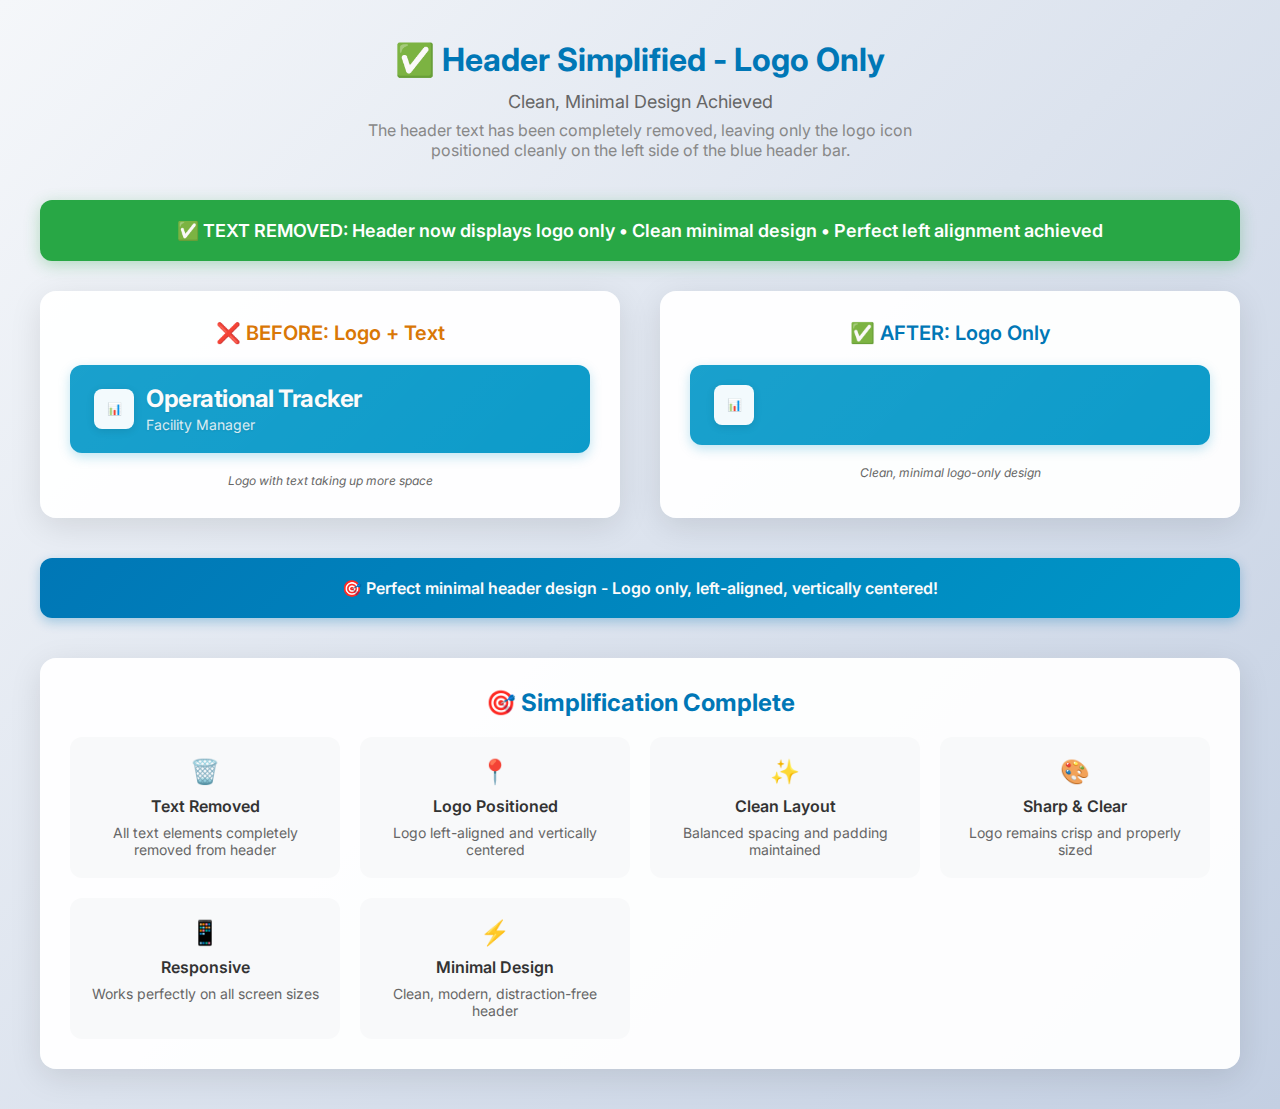
<file: logo-only-header-demo.html>
<!DOCTYPE html>
<html lang="en">
<head>
    <meta charset="UTF-8">
    <meta name="viewport" content="width=device-width, initial-scale=1.0">
    <title>Logo-Only Header - Clean Design</title>
    <link href="https://fonts.googleapis.com/css2?family=Inter:wght@400;500;600;700&family=Poppins:wght@400;500;600;700&display=swap" rel="stylesheet">
    <style>
        * {
            margin: 0;
            padding: 0;
            box-sizing: border-box;
        }

        body {
            font-family: 'Inter', 'Poppins', sans-serif;
            background: linear-gradient(135deg, #f5f7fa 0%, #c3cfe2 100%);
            min-height: 100vh;
            padding: 40px 20px;
        }

        .demo-container {
            max-width: 1200px;
            margin: 0 auto;
        }

        .demo-header {
            text-align: center;
            margin-bottom: 40px;
            color: #333;
        }

        .demo-title {
            font-size: 32px;
            font-weight: 700;
            margin-bottom: 12px;
            color: #0077B6;
        }

        .demo-subtitle {
            font-size: 18px;
            color: #666;
            margin-bottom: 8px;
        }

        .success-message {
            background: #28a745;
            color: white;
            padding: 20px;
            border-radius: 12px;
            text-align: center;
            margin: 30px 0;
            font-weight: 600;
            font-size: 18px;
            box-shadow: 0 4px 16px rgba(40, 167, 69, 0.3);
        }

        .comparison-grid {
            display: grid;
            grid-template-columns: 1fr 1fr;
            gap: 40px;
            margin-bottom: 40px;
        }

        .comparison-section {
            background: rgba(255, 255, 255, 0.95);
            padding: 30px;
            border-radius: 16px;
            box-shadow: 0 8px 32px rgba(0, 0, 0, 0.1);
        }

        .section-title {
            font-size: 20px;
            font-weight: 600;
            margin-bottom: 20px;
            text-align: center;
        }

        .old-title { color: #d97706; }
        .new-title { color: #0077B6; }

        /* Header Demo Styles */
        .header-demo {
            background: #0096C7;
            padding: 20px 24px;
            border-radius: 12px;
            margin-bottom: 20px;
            box-shadow: 0 4px 12px rgba(0, 150, 199, 0.25);
            position: relative;
            overflow: hidden;
            width: 100%;
        }

        .header-demo::before {
            content: '';
            position: absolute;
            top: 0;
            left: 0;
            right: 0;
            bottom: 0;
            background: linear-gradient(135deg, rgba(255, 255, 255, 0.1) 0%, rgba(255, 255, 255, 0.05) 100%);
            pointer-events: none;
        }

        /* BEFORE: Logo with text */
        .header-content-with-text {
            display: flex;
            align-items: center;
            justify-content: flex-start;
            gap: 12px;
            position: relative;
            z-index: 1;
        }

        /* AFTER: Logo only */
        .header-content-logo-only {
            display: flex;
            align-items: center;
            justify-content: flex-start;
            position: relative;
            z-index: 1;
        }

        .header-logo {
            width: 40px;
            height: 40px;
            background: rgba(255, 255, 255, 0.95);
            border-radius: 8px;
            display: flex;
            align-items: center;
            justify-content: center;
            font-weight: 700;
            color: #0077B6;
            font-size: 12px;
            text-align: center;
            line-height: 1;
            padding: 4px;
            box-shadow: 0 2px 8px rgba(0, 0, 0, 0.1);
            transition: all 0.3s ease-in-out;
        }

        .header-logo:hover {
            transform: scale(1.05);
            box-shadow: 0 4px 12px rgba(0, 0, 0, 0.15);
        }

        .header-text {
            display: flex;
            flex-direction: column;
            gap: 2px;
        }

        .header-title {
            color: #FBFBFB;
            font-size: 24px;
            font-weight: 700;
            margin: 0;
            text-shadow: 0 1px 2px rgba(0, 0, 0, 0.1);
            letter-spacing: -0.02em;
            line-height: 1.2;
        }

        .header-subtitle {
            color: #FBFBFB;
            font-size: 14px;
            font-weight: 400;
            opacity: 0.85;
            margin: 0;
            text-shadow: 0 1px 2px rgba(0, 0, 0, 0.1);
        }

        .highlight-box {
            background: linear-gradient(135deg, #0077B6 0%, #0096C7 100%);
            color: #FBFBFB;
            padding: 20px;
            border-radius: 12px;
            text-align: center;
            margin: 20px 0;
            box-shadow: 0 4px 12px rgba(0, 119, 182, 0.3);
        }

        .highlight-text {
            font-size: 16px;
            font-weight: 600;
        }

        .features-section {
            background: rgba(255, 255, 255, 0.95);
            padding: 30px;
            border-radius: 16px;
            box-shadow: 0 8px 32px rgba(0, 0, 0, 0.1);
            margin-top: 40px;
        }

        .features-title {
            font-size: 24px;
            font-weight: 700;
            color: #0077B6;
            text-align: center;
            margin-bottom: 20px;
        }

        .features-grid {
            display: grid;
            grid-template-columns: repeat(auto-fit, minmax(250px, 1fr));
            gap: 20px;
        }

        .feature-item {
            text-align: center;
            padding: 20px;
            background: #f8f9fa;
            border-radius: 12px;
        }

        .feature-icon {
            font-size: 24px;
            margin-bottom: 10px;
        }

        .feature-title {
            font-weight: 600;
            color: #333;
            margin-bottom: 8px;
        }

        .feature-description {
            font-size: 14px;
            color: #666;
        }

        @media (max-width: 768px) {
            .comparison-grid {
                grid-template-columns: 1fr;
                gap: 20px;
            }
            
            .demo-title {
                font-size: 28px;
            }
            
            .comparison-section {
                padding: 20px;
            }

            .header-logo {
                width: 36px;
                height: 36px;
            }
        }

        @media (max-width: 640px) {
            .header-logo {
                width: 32px;
                height: 32px;
            }
        }
    </style>
</head>
<body>
    <div class="demo-container">
        <div class="demo-header">
            <h1 class="demo-title">✅ Header Simplified - Logo Only</h1>
            <p class="demo-subtitle">Clean, Minimal Design Achieved</p>
            <p style="color: #888; max-width: 600px; margin: 0 auto;">
                The header text has been completely removed, leaving only the logo icon 
                positioned cleanly on the left side of the blue header bar.
            </p>
        </div>

        <div class="success-message">
            ✅ TEXT REMOVED: Header now displays logo only • Clean minimal design • Perfect left alignment achieved
        </div>

        <div class="comparison-grid">
            <!-- BEFORE -->
            <div class="comparison-section">
                <h3 class="section-title old-title">❌ BEFORE: Logo + Text</h3>
                <div class="header-demo">
                    <div class="header-content-with-text">
                        <div class="header-logo">📊</div>
                        <div class="header-text">
                            <h1 class="header-title">Operational Tracker</h1>
                            <p class="header-subtitle">Facility Manager</p>
                        </div>
                    </div>
                </div>
                <p style="font-size: 12px; color: #666; text-align: center; font-style: italic;">
                    Logo with text taking up more space
                </p>
            </div>

            <!-- AFTER -->
            <div class="comparison-section">
                <h3 class="section-title new-title">✅ AFTER: Logo Only</h3>
                <div class="header-demo">
                    <div class="header-content-logo-only">
                        <div class="header-logo">📊</div>
                    </div>
                </div>
                <p style="font-size: 12px; color: #666; text-align: center; font-style: italic;">
                    Clean, minimal logo-only design
                </p>
            </div>
        </div>

        <div class="highlight-box">
            <p class="highlight-text">
                🎯 Perfect minimal header design - Logo only, left-aligned, vertically centered!
            </p>
        </div>

        <!-- Features Section -->
        <div class="features-section">
            <h2 class="features-title">🎯 Simplification Complete</h2>
            <div class="features-grid">
                <div class="feature-item">
                    <div class="feature-icon">🗑️</div>
                    <div class="feature-title">Text Removed</div>
                    <div class="feature-description">All text elements completely removed from header</div>
                </div>
                <div class="feature-item">
                    <div class="feature-icon">📍</div>
                    <div class="feature-title">Logo Positioned</div>
                    <div class="feature-description">Logo left-aligned and vertically centered</div>
                </div>
                <div class="feature-item">
                    <div class="feature-icon">✨</div>
                    <div class="feature-title">Clean Layout</div>
                    <div class="feature-description">Balanced spacing and padding maintained</div>
                </div>
                <div class="feature-item">
                    <div class="feature-icon">🎨</div>
                    <div class="feature-title">Sharp & Clear</div>
                    <div class="feature-description">Logo remains crisp and properly sized</div>
                </div>
                <div class="feature-item">
                    <div class="feature-icon">📱</div>
                    <div class="feature-title">Responsive</div>
                    <div class="feature-description">Works perfectly on all screen sizes</div>
                </div>
                <div class="feature-item">
                    <div class="feature-icon">⚡</div>
                    <div class="feature-title">Minimal Design</div>
                    <div class="feature-description">Clean, modern, distraction-free header</div>
                </div>
            </div>
        </div>
    </div>

    <script>
        // Add visual feedback on page load
        window.addEventListener('load', function() {
            setTimeout(() => {
                const successMsg = document.querySelector('.success-message');
                successMsg.style.animation = 'pulse 2s infinite';
            }, 1000);
        });

        // Add pulse animation
        const style = document.createElement('style');
        style.textContent = `
            @keyframes pulse {
                0%, 100% { transform: scale(1); }
                50% { transform: scale(1.02); }
            }
        `;
        document.head.appendChild(style);
    </script>
</body>
</html>
</file>
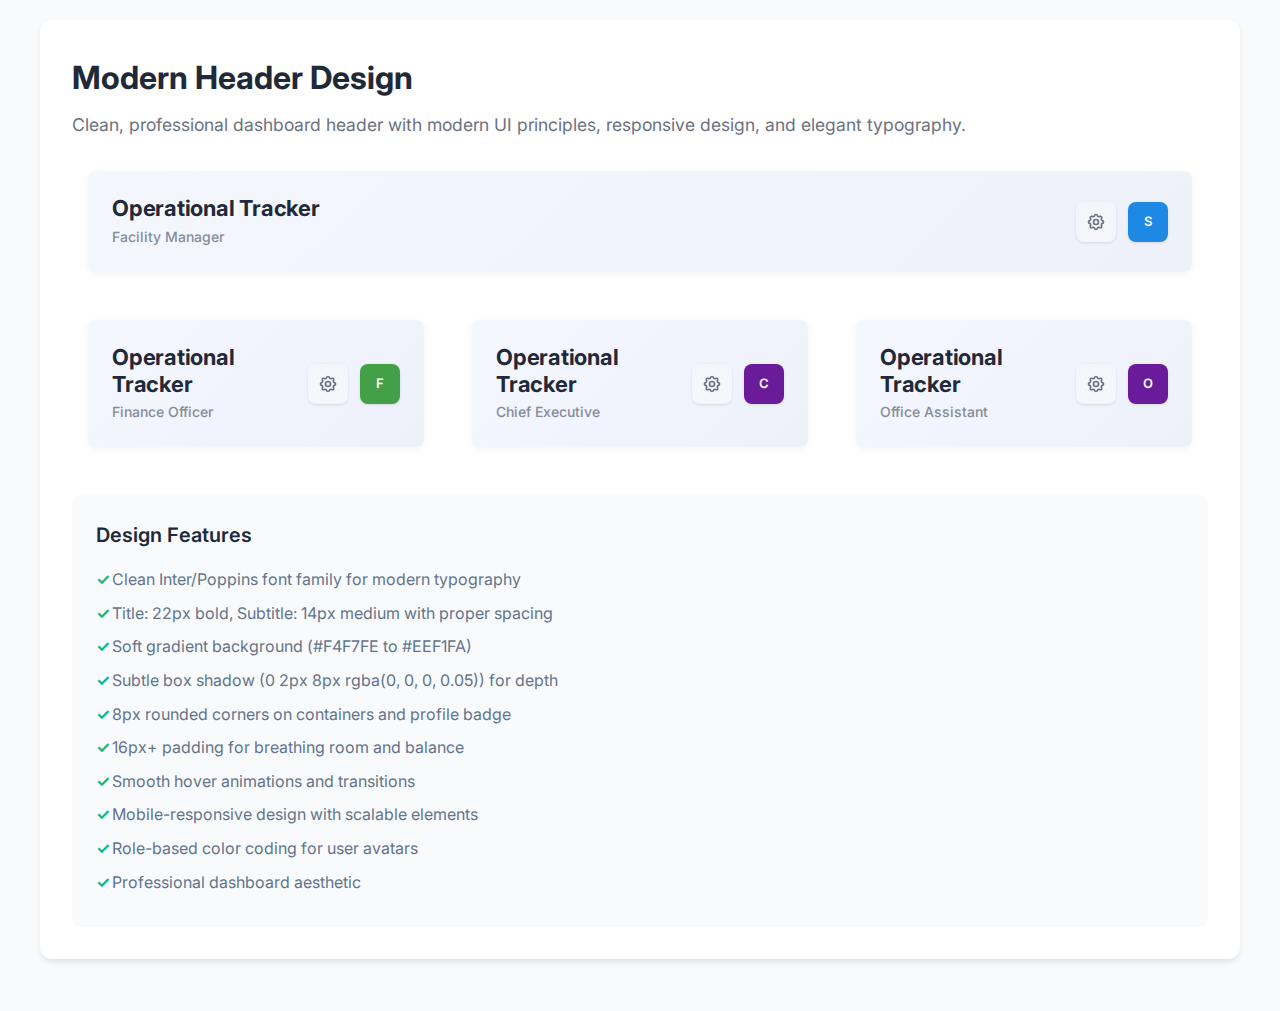
<file: modern-header-demo.html>
<!DOCTYPE html>
<html lang="en">
<head>
    <meta charset="UTF-8">
    <meta name="viewport" content="width=device-width, initial-scale=1.0">
    <title>Modern Header Design - Operational Tracker</title>
    <link href="https://fonts.googleapis.com/css2?family=Inter:wght@400;500;600;700;800&family=Poppins:wght@400;500;600;700;800&display=swap" rel="stylesheet">
    <style>
        * {
            margin: 0;
            padding: 0;
            box-sizing: border-box;
        }

        body {
            font-family: 'Inter', 'Poppins', -apple-system, BlinkMacSystemFont, 'Segoe UI', Roboto, sans-serif;
            background-color: #f8fafc;
            padding: 20px;
            line-height: 1.6;
        }

        .container {
            max-width: 1200px;
            margin: 0 auto;
        }

        .demo-section {
            background: white;
            border-radius: 12px;
            padding: 2rem;
            margin-bottom: 2rem;
            box-shadow: 0 4px 6px -1px rgba(0, 0, 0, 0.1);
        }

        .demo-title {
            font-size: 2rem;
            font-weight: 700;
            color: #1f2937;
            margin-bottom: 0.5rem;
        }

        .demo-description {
            color: #6b7280;
            margin-bottom: 2rem;
            font-size: 1.1rem;
        }

        /* Modern Header Styles */
        .modern-header {
            background: linear-gradient(135deg, #F4F7FE 0%, #EEF1FA 100%);
            box-shadow: 0 2px 8px rgba(0, 0, 0, 0.05);
            border-radius: 8px;
            font-family: 'Inter', 'Poppins', -apple-system, BlinkMacSystemFont, 'Segoe UI', Roboto, sans-serif;
            transition: all 0.2s ease-in-out;
            margin: 16px;
            position: relative;
            z-index: 10;
        }

        .modern-header:hover {
            box-shadow: 0 4px 12px rgba(0, 0, 0, 0.08);
        }

        .header-content {
            padding: 24px;
            display: flex;
            align-items: center;
            justify-content: space-between;
        }

        .header-left {
            display: flex;
            flex-direction: column;
            gap: 4px;
        }

        .header-title {
            font-size: 22px;
            font-weight: 700;
            color: #1f2937;
            letter-spacing: -0.01em;
            line-height: 1.2;
            margin: 0;
        }

        .header-subtitle {
            font-size: 14px;
            font-weight: 500;
            color: #6b7280;
            opacity: 0.8;
            margin: 0;
        }

        .header-right {
            display: flex;
            align-items: center;
            gap: 12px;
        }

        .header-button {
            width: 40px;
            height: 40px;
            border-radius: 8px;
            border: none;
            background: rgba(255, 255, 255, 0.3);
            display: flex;
            align-items: center;
            justify-content: center;
            cursor: pointer;
            transition: all 0.2s ease-in-out;
            box-shadow: 0 1px 3px rgba(0, 0, 0, 0.1);
        }

        .header-button:hover {
            background: rgba(255, 255, 255, 0.6);
            transform: translateY(-1px);
            box-shadow: 0 2px 6px rgba(0, 0, 0, 0.12);
        }

        .header-avatar {
            width: 40px;
            height: 40px;
            border-radius: 8px;
            background: #6A1B9A;
            color: white;
            display: flex;
            align-items: center;
            justify-content: center;
            font-weight: 600;
            font-size: 13px;
            cursor: pointer;
            transition: all 0.2s ease-in-out;
            box-shadow: 0 1px 3px rgba(0, 0, 0, 0.1);
        }

        .header-avatar:hover {
            transform: scale(1.05);
            box-shadow: 0 2px 6px rgba(0, 0, 0, 0.15);
        }

        .header-avatar.facility { background: #1E88E5; }
        .header-avatar.finance { background: #43A047; }
        .header-avatar.ceo { background: #6A1B9A; }

        /* Settings icon */
        .settings-icon {
            width: 20px;
            height: 20px;
            color: #6b7280;
        }

        /* Responsive design */
        @media (max-width: 768px) {
            .modern-header {
                margin: 8px;
                border-radius: 6px;
            }
            
            .header-content {
                padding: 16px;
            }
            
            .header-title {
                font-size: 18px;
            }
            
            .header-subtitle {
                font-size: 12px;
            }
            
            .header-button,
            .header-avatar {
                width: 36px;
                height: 36px;
            }
        }

        @media (max-width: 640px) {
            .modern-header {
                margin: 4px;
            }
            
            .header-content {
                padding: 12px 16px;
            }
            
            .header-title {
                font-size: 16px;
            }
            
            .header-subtitle {
                font-size: 11px;
            }
            
            .header-right {
                gap: 8px;
            }
        }

        /* Feature list styling */
        .features {
            margin-top: 2rem;
            padding: 1.5rem;
            background: #f8fafc;
            border-radius: 8px;
        }

        .features h3 {
            color: #1e293b;
            margin-bottom: 1rem;
            font-size: 1.25rem;
            font-weight: 600;
        }

        .features ul {
            list-style: none;
            color: #64748b;
        }

        .features li {
            margin-bottom: 0.5rem;
            padding-left: 1rem;
            position: relative;
        }

        .features li::before {
            content: "✓";
            position: absolute;
            left: 0;
            color: #10b981;
            font-weight: bold;
        }

        .role-demo {
            display: grid;
            grid-template-columns: 1fr;
            gap: 1rem;
            margin-top: 2rem;
        }

        @media (min-width: 768px) {
            .role-demo {
                grid-template-columns: 1fr 1fr 1fr;
            }
        }
    </style>
</head>
<body>
    <div class="container">
        <div class="demo-section">
            <h1 class="demo-title">Modern Header Design</h1>
            <p class="demo-description">
                Clean, professional dashboard header with modern UI principles, responsive design, and elegant typography.
            </p>
            
            <!-- Main Header Demo -->
            <div class="modern-header">
                <div class="header-content">
                    <div class="header-left">
                        <h1 class="header-title">Operational Tracker</h1>
                        <p class="header-subtitle">Facility Manager</p>
                    </div>
                    <div class="header-right">
                        <button class="header-button">
                            <svg class="settings-icon" fill="none" stroke="currentColor" viewBox="0 0 24 24">
                                <path stroke-linecap="round" stroke-linejoin="round" stroke-width="2" d="M10.325 4.317c.426-1.756 2.924-1.756 3.35 0a1.724 1.724 0 002.573 1.066c1.543-.94 3.31.826 2.37 2.37a1.724 1.724 0 001.065 2.572c1.756.426 1.756 2.924 0 3.35a1.724 1.724 0 00-1.066 2.573c.94 1.543-.826 3.31-2.37 2.37a1.724 1.724 0 00-2.572 1.065c-.426 1.756-2.924 1.756-3.35 0a1.724 1.724 0 00-2.573-1.066c-1.543.94-3.31-.826-2.37-2.37a1.724 1.724 0 00-1.065-2.572c-1.756-.426-1.756-2.924 0-3.35a1.724 1.724 0 001.066-2.573c-.94-1.543.826-3.31 2.37-2.37.996.608 2.296.07 2.572-1.065z"></path>
                                <path stroke-linecap="round" stroke-linejoin="round" stroke-width="2" d="M15 12a3 3 0 11-6 0 3 3 0 016 0z"></path>
                            </svg>
                        </button>
                        <div class="header-avatar facility">S</div>
                    </div>
                </div>
            </div>

            <!-- Role Variations -->
            <div class="role-demo">
                <div class="modern-header">
                    <div class="header-content">
                        <div class="header-left">
                            <h1 class="header-title">Operational Tracker</h1>
                            <p class="header-subtitle">Finance Officer</p>
                        </div>
                        <div class="header-right">
                            <button class="header-button">
                                <svg class="settings-icon" fill="none" stroke="currentColor" viewBox="0 0 24 24">
                                    <path stroke-linecap="round" stroke-linejoin="round" stroke-width="2" d="M10.325 4.317c.426-1.756 2.924-1.756 3.35 0a1.724 1.724 0 002.573 1.066c1.543-.94 3.31.826 2.37 2.37a1.724 1.724 0 001.065 2.572c1.756.426 1.756 2.924 0 3.35a1.724 1.724 0 00-1.066 2.573c.94 1.543-.826 3.31-2.37 2.37a1.724 1.724 0 00-2.572 1.065c-.426 1.756-2.924 1.756-3.35 0a1.724 1.724 0 00-2.573-1.066c-1.543.94-3.31-.826-2.37-2.37a1.724 1.724 0 00-1.065-2.572c-1.756-.426-1.756-2.924 0-3.35a1.724 1.724 0 001.066-2.573c-.94-1.543.826-3.31 2.37-2.37.996.608 2.296.07 2.572-1.065z"></path>
                                    <path stroke-linecap="round" stroke-linejoin="round" stroke-width="2" d="M15 12a3 3 0 11-6 0 3 3 0 016 0z"></path>
                                </svg>
                            </button>
                            <div class="header-avatar finance">F</div>
                        </div>
                    </div>
                </div>

                <div class="modern-header">
                    <div class="header-content">
                        <div class="header-left">
                            <h1 class="header-title">Operational Tracker</h1>
                            <p class="header-subtitle">Chief Executive</p>
                        </div>
                        <div class="header-right">
                            <button class="header-button">
                                <svg class="settings-icon" fill="none" stroke="currentColor" viewBox="0 0 24 24">
                                    <path stroke-linecap="round" stroke-linejoin="round" stroke-width="2" d="M10.325 4.317c.426-1.756 2.924-1.756 3.35 0a1.724 1.724 0 002.573 1.066c1.543-.94 3.31.826 2.37 2.37a1.724 1.724 0 001.065 2.572c1.756.426 1.756 2.924 0 3.35a1.724 1.724 0 00-1.066 2.573c.94 1.543-.826 3.31-2.37 2.37a1.724 1.724 0 00-2.572 1.065c-.426 1.756-2.924 1.756-3.35 0a1.724 1.724 0 00-2.573-1.066c-1.543.94-3.31-.826-2.37-2.37a1.724 1.724 0 00-1.065-2.572c-1.756-.426-1.756-2.924 0-3.35a1.724 1.724 0 001.066-2.573c-.94-1.543.826-3.31 2.37-2.37.996.608 2.296.07 2.572-1.065z"></path>
                                    <path stroke-linecap="round" stroke-linejoin="round" stroke-width="2" d="M15 12a3 3 0 11-6 0 3 3 0 016 0z"></path>
                                </svg>
                            </button>
                            <div class="header-avatar ceo">C</div>
                        </div>
                    </div>
                </div>

                <div class="modern-header">
                    <div class="header-content">
                        <div class="header-left">
                            <h1 class="header-title">Operational Tracker</h1>
                            <p class="header-subtitle">Office Assistant</p>
                        </div>
                        <div class="header-right">
                            <button class="header-button">
                                <svg class="settings-icon" fill="none" stroke="currentColor" viewBox="0 0 24 24">
                                    <path stroke-linecap="round" stroke-linejoin="round" stroke-width="2" d="M10.325 4.317c.426-1.756 2.924-1.756 3.35 0a1.724 1.724 0 002.573 1.066c1.543-.94 3.31.826 2.37 2.37a1.724 1.724 0 001.065 2.572c1.756.426 1.756 2.924 0 3.35a1.724 1.724 0 00-1.066 2.573c.94 1.543-.826 3.31-2.37 2.37a1.724 1.724 0 00-2.572 1.065c-.426 1.756-2.924 1.756-3.35 0a1.724 1.724 0 00-2.573-1.066c-1.543.94-3.31-.826-2.37-2.37a1.724 1.724 0 00-1.065-2.572c-1.756-.426-1.756-2.924 0-3.35a1.724 1.724 0 001.066-2.573c-.94-1.543.826-3.31 2.37-2.37.996.608 2.296.07 2.572-1.065z"></path>
                                    <path stroke-linecap="round" stroke-linejoin="round" stroke-width="2" d="M15 12a3 3 0 11-6 0 3 3 0 016 0z"></path>
                                </svg>
                            </button>
                            <div class="header-avatar">O</div>
                        </div>
                    </div>
                </div>
            </div>

            <div class="features">
                <h3>Design Features</h3>
                <ul>
                    <li>Clean Inter/Poppins font family for modern typography</li>
                    <li>Title: 22px bold, Subtitle: 14px medium with proper spacing</li>
                    <li>Soft gradient background (#F4F7FE to #EEF1FA)</li>
                    <li>Subtle box shadow (0 2px 8px rgba(0, 0, 0, 0.05)) for depth</li>
                    <li>8px rounded corners on containers and profile badge</li>
                    <li>16px+ padding for breathing room and balance</li>
                    <li>Smooth hover animations and transitions</li>
                    <li>Mobile-responsive design with scalable elements</li>
                    <li>Role-based color coding for user avatars</li>
                    <li>Professional dashboard aesthetic</li>
                </ul>
            </div>
        </div>
    </div>
</body>
</html>
</file>
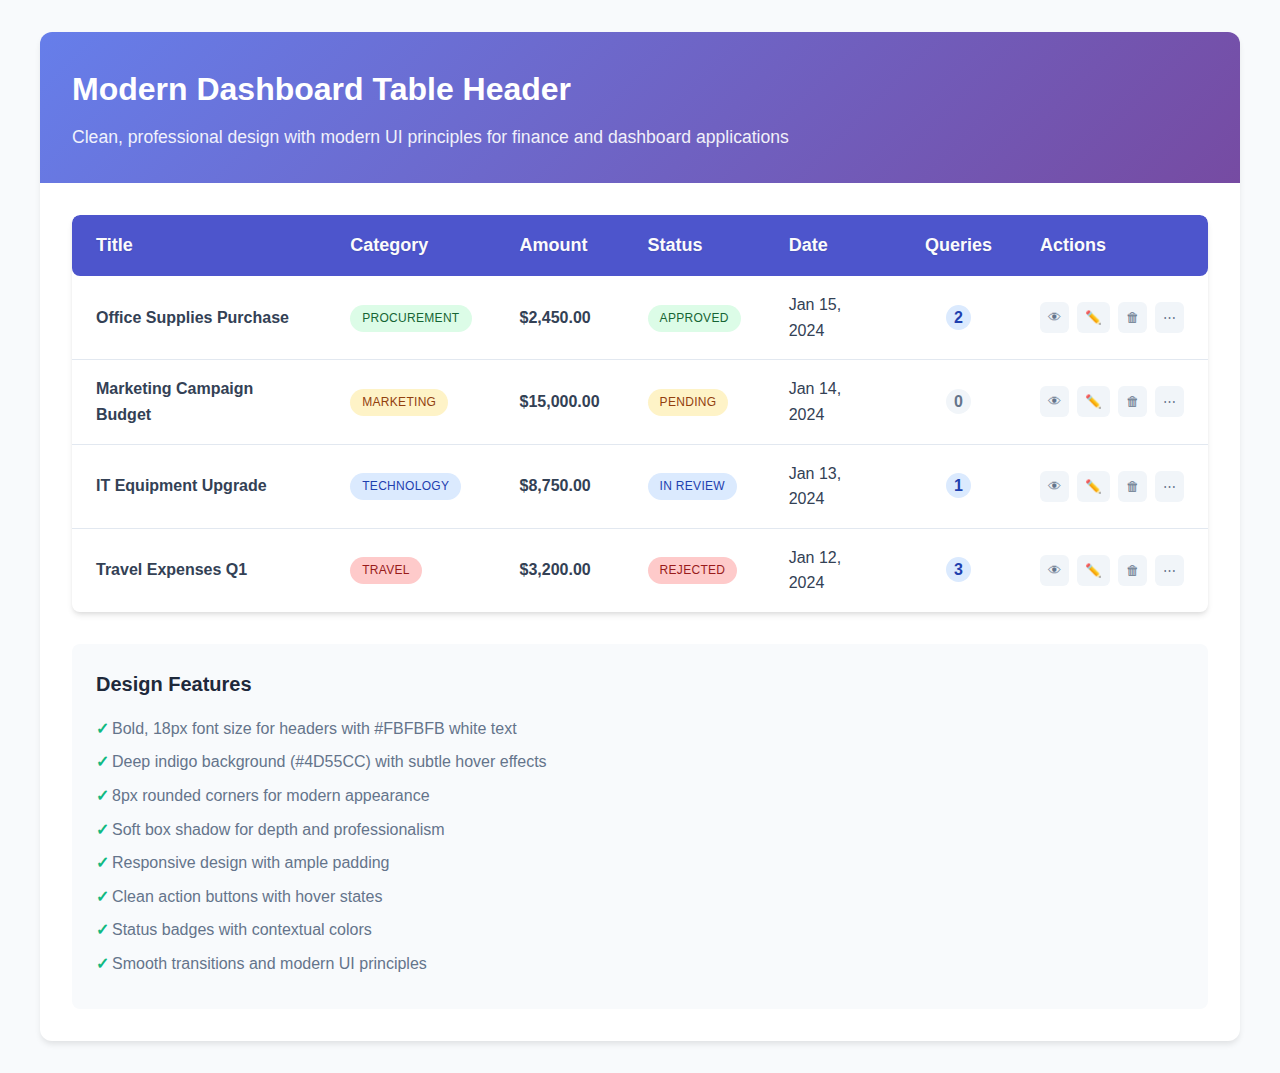
<file: modern-table-demo.html>
<!DOCTYPE html>
<html lang="en">
<head>
    <meta charset="UTF-8">
    <meta name="viewport" content="width=device-width, initial-scale=1.0">
    <title>Modern Table Header Design</title>
    <style>
        * {
            margin: 0;
            padding: 0;
            box-sizing: border-box;
        }

        body {
            font-family: -apple-system, BlinkMacSystemFont, 'Segoe UI', Roboto, 'Helvetica Neue', Arial, sans-serif;
            background-color: #f8fafc;
            padding: 2rem;
            line-height: 1.6;
        }

        .container {
            max-width: 1200px;
            margin: 0 auto;
            background: white;
            border-radius: 12px;
            box-shadow: 0 4px 6px -1px rgba(0, 0, 0, 0.1);
            overflow: hidden;
        }

        .header {
            padding: 2rem;
            background: linear-gradient(135deg, #667eea 0%, #764ba2 100%);
            color: white;
        }

        .header h1 {
            font-size: 2rem;
            font-weight: 700;
            margin-bottom: 0.5rem;
        }

        .header p {
            opacity: 0.9;
            font-size: 1.1rem;
        }

        .table-wrapper {
            padding: 2rem;
        }

        .modern-table {
            width: 100%;
            border-collapse: separate;
            border-spacing: 0;
            border-radius: 8px;
            overflow: hidden;
            box-shadow: 0 4px 6px -1px rgba(0, 0, 0, 0.1), 0 2px 4px -1px rgba(0, 0, 0, 0.06);
        }

        .modern-table-header {
            background-color: #4D55CC;
        }

        .modern-table-header th {
            font-weight: 700;
            font-size: 18px;
            color: #FBFBFB;
            padding: 1rem 1.5rem;
            text-align: left;
            text-shadow: 0 1px 2px rgba(0, 0, 0, 0.1);
            transition: all 0.2s ease-in-out;
            border: none;
            position: relative;
        }

        .modern-table-header th:first-child {
            border-top-left-radius: 8px;
            border-bottom-left-radius: 8px;
        }

        .modern-table-header th:last-child {
            border-top-right-radius: 8px;
            border-bottom-right-radius: 8px;
        }

        .modern-table-header th:hover {
            background-color: #5A61D4;
            transform: translateY(-1px);
            cursor: pointer;
        }

        .modern-table tbody tr {
            transition: background-color 0.15s ease-in-out;
        }

        .modern-table tbody tr:hover {
            background-color: #f8fafc;
        }

        .modern-table td {
            padding: 1rem 1.5rem;
            border-bottom: 1px solid #e2e8f0;
            color: #334155;
        }

        .modern-table tbody tr:last-child td {
            border-bottom: none;
        }

        .badge {
            display: inline-block;
            padding: 0.25rem 0.75rem;
            border-radius: 9999px;
            font-size: 0.75rem;
            font-weight: 500;
            text-transform: uppercase;
            letter-spacing: 0.025em;
        }

        .badge-approved { background-color: #dcfce7; color: #166534; }
        .badge-pending { background-color: #fef3c7; color: #92400e; }
        .badge-review { background-color: #dbeafe; color: #1e40af; }
        .badge-rejected { background-color: #fecaca; color: #991b1b; }

        .action-buttons {
            display: flex;
            gap: 0.5rem;
        }

        .action-btn {
            padding: 0.5rem;
            border: none;
            border-radius: 6px;
            background: #f1f5f9;
            color: #64748b;
            cursor: pointer;
            transition: all 0.15s ease-in-out;
        }

        .action-btn:hover {
            background: #e2e8f0;
            transform: scale(1.05);
        }

        .features {
            margin-top: 2rem;
            padding: 1.5rem;
            background: #f8fafc;
            border-radius: 8px;
        }

        .features h3 {
            color: #1e293b;
            margin-bottom: 1rem;
            font-size: 1.25rem;
        }

        .features ul {
            list-style: none;
            color: #64748b;
        }

        .features li {
            margin-bottom: 0.5rem;
            padding-left: 1rem;
            position: relative;
        }

        .features li::before {
            content: "✓";
            position: absolute;
            left: 0;
            color: #10b981;
            font-weight: bold;
        }

        @media (max-width: 768px) {
            .modern-table-header th {
                font-size: 16px;
                padding: 0.75rem 1rem;
            }
            
            .modern-table td {
                padding: 0.75rem 1rem;
            }
        }
    </style>
</head>
<body>
    <div class="container">
        <div class="header">
            <h1>Modern Dashboard Table Header</h1>
            <p>Clean, professional design with modern UI principles for finance and dashboard applications</p>
        </div>
        
        <div class="table-wrapper">
            <table class="modern-table">
                <thead class="modern-table-header">
                    <tr>
                        <th>Title</th>
                        <th>Category</th>
                        <th>Amount</th>
                        <th>Status</th>
                        <th>Date</th>
                        <th>Queries</th>
                        <th>Actions</th>
                    </tr>
                </thead>
                <tbody>
                    <tr>
                        <td><strong>Office Supplies Purchase</strong></td>
                        <td><span class="badge badge-approved">Procurement</span></td>
                        <td><strong>$2,450.00</strong></td>
                        <td><span class="badge badge-approved">Approved</span></td>
                        <td>Jan 15, 2024</td>
                        <td style="text-align: center;"><span style="background: #dbeafe; color: #1e40af; padding: 0.25rem 0.5rem; border-radius: 50%; font-weight: 600;">2</span></td>
                        <td>
                            <div class="action-buttons">
                                <button class="action-btn">👁</button>
                                <button class="action-btn">✏️</button>
                                <button class="action-btn">🗑</button>
                                <button class="action-btn">⋯</button>
                            </div>
                        </td>
                    </tr>
                    <tr>
                        <td><strong>Marketing Campaign Budget</strong></td>
                        <td><span class="badge badge-pending">Marketing</span></td>
                        <td><strong>$15,000.00</strong></td>
                        <td><span class="badge badge-pending">Pending</span></td>
                        <td>Jan 14, 2024</td>
                        <td style="text-align: center;"><span style="background: #f1f5f9; color: #64748b; padding: 0.25rem 0.5rem; border-radius: 50%; font-weight: 600;">0</span></td>
                        <td>
                            <div class="action-buttons">
                                <button class="action-btn">👁</button>
                                <button class="action-btn">✏️</button>
                                <button class="action-btn">🗑</button>
                                <button class="action-btn">⋯</button>
                            </div>
                        </td>
                    </tr>
                    <tr>
                        <td><strong>IT Equipment Upgrade</strong></td>
                        <td><span class="badge badge-review">Technology</span></td>
                        <td><strong>$8,750.00</strong></td>
                        <td><span class="badge badge-review">In Review</span></td>
                        <td>Jan 13, 2024</td>
                        <td style="text-align: center;"><span style="background: #dbeafe; color: #1e40af; padding: 0.25rem 0.5rem; border-radius: 50%; font-weight: 600;">1</span></td>
                        <td>
                            <div class="action-buttons">
                                <button class="action-btn">👁</button>
                                <button class="action-btn">✏️</button>
                                <button class="action-btn">🗑</button>
                                <button class="action-btn">⋯</button>
                            </div>
                        </td>
                    </tr>
                    <tr>
                        <td><strong>Travel Expenses Q1</strong></td>
                        <td><span class="badge badge-rejected">Travel</span></td>
                        <td><strong>$3,200.00</strong></td>
                        <td><span class="badge badge-rejected">Rejected</span></td>
                        <td>Jan 12, 2024</td>
                        <td style="text-align: center;"><span style="background: #dbeafe; color: #1e40af; padding: 0.25rem 0.5rem; border-radius: 50%; font-weight: 600;">3</span></td>
                        <td>
                            <div class="action-buttons">
                                <button class="action-btn">👁</button>
                                <button class="action-btn">✏️</button>
                                <button class="action-btn">🗑</button>
                                <button class="action-btn">⋯</button>
                            </div>
                        </td>
                    </tr>
                </tbody>
            </table>
            
            <div class="features">
                <h3>Design Features</h3>
                <ul>
                    <li>Bold, 18px font size for headers with #FBFBFB white text</li>
                    <li>Deep indigo background (#4D55CC) with subtle hover effects</li>
                    <li>8px rounded corners for modern appearance</li>
                    <li>Soft box shadow for depth and professionalism</li>
                    <li>Responsive design with ample padding</li>
                    <li>Clean action buttons with hover states</li>
                    <li>Status badges with contextual colors</li>
                    <li>Smooth transitions and modern UI principles</li>
                </ul>
            </div>
        </div>
    </div>
</body>
</html>
</file>
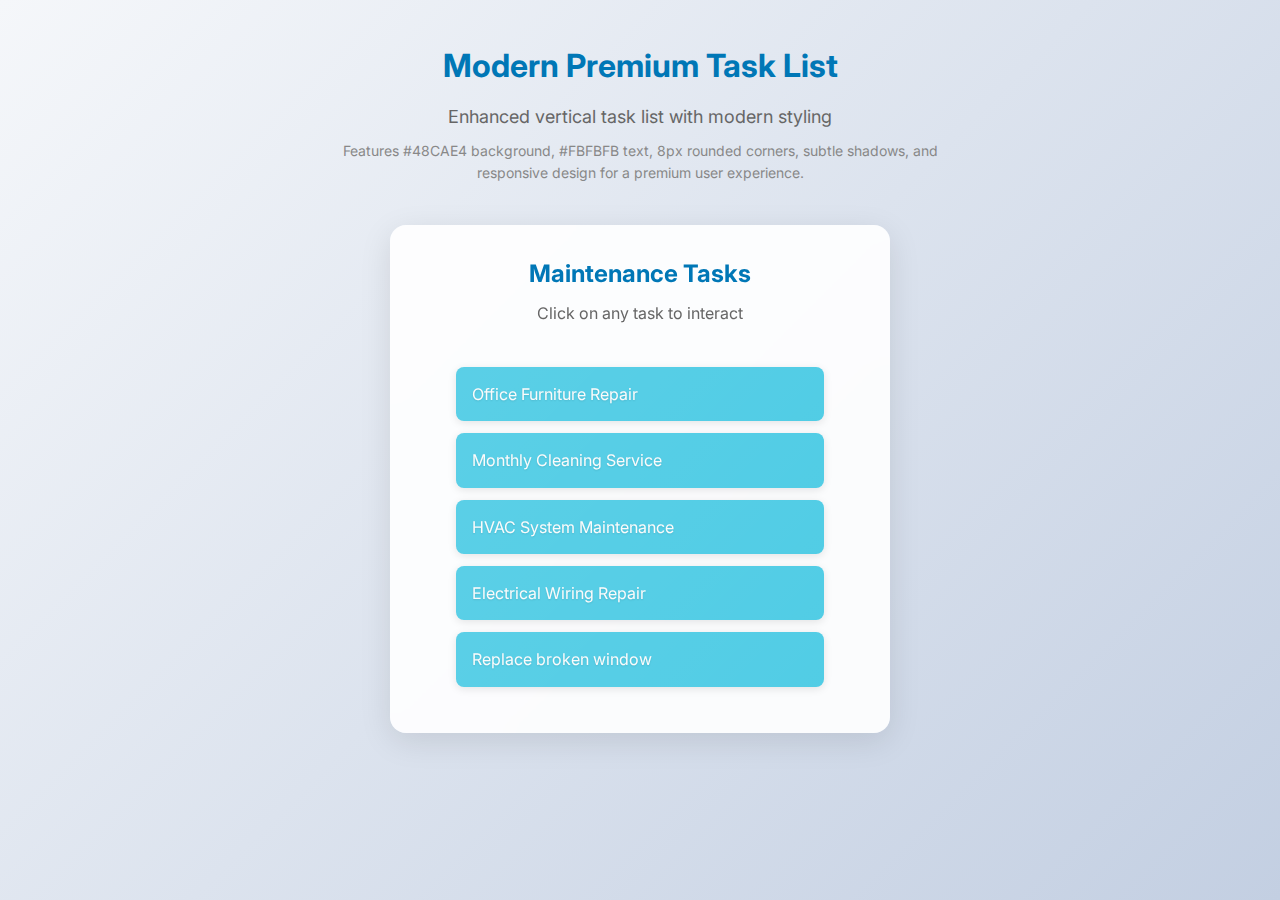
<file: modern-task-list-demo.html>
<!DOCTYPE html>
<html lang="en">
<head>
    <meta charset="UTF-8">
    <meta name="viewport" content="width=device-width, initial-scale=1.0">
    <title>Modern Premium Task List Demo</title>
    <link href="https://fonts.googleapis.com/css2?family=Inter:wght@400;500;600;700&family=Poppins:wght@400;500;600;700&display=swap" rel="stylesheet">
    <style>
        /* Reset and base styles */
        * {
            margin: 0;
            padding: 0;
            box-sizing: border-box;
        }

        body {
            font-family: 'Inter', 'Poppins', -apple-system, BlinkMacSystemFont, 'Segoe UI', Roboto, sans-serif;
            background: linear-gradient(135deg, #f5f7fa 0%, #c3cfe2 100%);
            min-height: 100vh;
            padding: 40px 20px;
            line-height: 1.6;
        }

        .demo-container {
            max-width: 1200px;
            margin: 0 auto;
        }

        .demo-header {
            text-align: center;
            margin-bottom: 40px;
            color: #333;
        }

        .demo-title {
            font-size: 32px;
            font-weight: 700;
            margin-bottom: 12px;
            color: #0077B6;
        }

        .demo-subtitle {
            font-size: 18px;
            color: #666;
            margin-bottom: 8px;
        }

        .demo-description {
            font-size: 14px;
            color: #888;
            max-width: 600px;
            margin: 0 auto;
        }

        /* Modern Task List Styles */
        .modern-task-list {
            display: flex;
            flex-direction: column;
            gap: 12px;
            width: 100%;
            max-width: 400px;
            margin: 0 auto;
            padding: 16px;
        }

        .modern-task-item {
            background-color: #48CAE4;
            color: #FBFBFB;
            padding: 16px;
            border-radius: 8px;
            box-shadow: 0 2px 8px rgba(0, 0, 0, 0.1);
            transition: all 0.3s ease-in-out;
            cursor: pointer;
            position: relative;
            overflow: hidden;
            border: none;
            text-align: left;
            width: 100%;
            font-family: inherit;
            font-size: inherit;
            font-weight: inherit;
        }

        .modern-task-item::before {
            content: '';
            position: absolute;
            top: 0;
            left: 0;
            right: 0;
            bottom: 0;
            background: linear-gradient(135deg, rgba(255, 255, 255, 0.1) 0%, rgba(255, 255, 255, 0.05) 100%);
            pointer-events: none;
        }

        .modern-task-item:hover {
            transform: translateY(-2px);
            box-shadow: 0 4px 12px rgba(0, 0, 0, 0.15);
            background-color: #5BCAE8;
        }

        .modern-task-item:active {
            transform: translateY(0);
            box-shadow: 0 2px 6px rgba(0, 0, 0, 0.12);
        }

        .modern-task-item:focus {
            outline: 2px solid #FBFBFB;
            outline-offset: 2px;
        }

        .modern-task-text {
            position: relative;
            z-index: 1;
            margin: 0;
            font-weight: inherit;
            font-size: inherit;
            line-height: 1.4;
            text-shadow: 0 1px 2px rgba(0, 0, 0, 0.1);
        }

        .modern-task-container {
            background: rgba(255, 255, 255, 0.9);
            padding: 30px;
            border-radius: 16px;
            max-width: 500px;
            margin: 0 auto;
            box-shadow: 0 8px 32px rgba(0, 0, 0, 0.1);
            backdrop-filter: blur(10px);
        }

        .modern-task-header {
            text-align: center;
            margin-bottom: 24px;
        }

        .modern-task-title {
            font-size: 24px;
            font-weight: 700;
            margin-bottom: 8px;
            color: #0077B6;
        }

        .modern-task-subtitle {
            font-size: 16px;
            color: #666;
            font-weight: 400;
        }

        /* Animation for smooth transitions */
        @keyframes fadeInUp {
            from {
                opacity: 0;
                transform: translateY(20px);
            }
            to {
                opacity: 1;
                transform: translateY(0);
            }
        }

        .modern-task-item {
            animation: fadeInUp 0.3s ease-out;
        }

        .modern-task-item:nth-child(1) { animation-delay: 0.1s; }
        .modern-task-item:nth-child(2) { animation-delay: 0.2s; }
        .modern-task-item:nth-child(3) { animation-delay: 0.3s; }
        .modern-task-item:nth-child(4) { animation-delay: 0.4s; }
        .modern-task-item:nth-child(5) { animation-delay: 0.5s; }

        /* Responsive Design */
        @media (max-width: 768px) {
            .demo-title {
                font-size: 28px;
            }
            
            .demo-subtitle {
                font-size: 16px;
            }
            
            .modern-task-container {
                padding: 20px;
                margin: 0 10px;
            }
            
            .modern-task-list {
                padding: 12px;
                gap: 10px;
            }
            
            .modern-task-item {
                padding: 14px;
            }
        }

        @media (max-width: 640px) {
            body {
                padding: 20px 10px;
            }
            
            .demo-title {
                font-size: 24px;
            }
            
            .demo-subtitle {
                font-size: 15px;
            }
            
            .modern-task-container {
                padding: 16px;
            }
            
            .modern-task-item {
                padding: 12px;
            }
        }

        /* Demo variations */
        .demo-grid {
            display: grid;
            grid-template-columns: repeat(auto-fit, minmax(400px, 1fr));
            gap: 40px;
            margin-top: 40px;
        }

        .demo-section {
            background: rgba(255, 255, 255, 0.8);
            padding: 20px;
            border-radius: 12px;
            box-shadow: 0 4px 16px rgba(0, 0, 0, 0.1);
        }

        .demo-section h3 {
            color: #0077B6;
            margin-bottom: 20px;
            text-align: center;
            font-size: 20px;
            font-weight: 600;
        }
    </style>
</head>
<body>
    <div class="demo-container">
        <div class="demo-header">
            <h1 class="demo-title">Modern Premium Task List</h1>
            <p class="demo-subtitle">Enhanced vertical task list with modern styling</p>
            <p class="demo-description">
                Features #48CAE4 background, #FBFBFB text, 8px rounded corners, subtle shadows, 
                and responsive design for a premium user experience.
            </p>
        </div>

        <!-- Main Demo -->
        <div class="modern-task-container">
            <div class="modern-task-header">
                <h2 class="modern-task-title">Maintenance Tasks</h2>
                <p class="modern-task-subtitle">Click on any task to interact</p>
            </div>
            
            <div class="modern-task-list">
                <button class="modern-task-item" onclick="handleTaskClick('Office Furniture Repair')">
                    <span class="modern-task-text">Office Furniture Repair</span>
                </button>
                
                <button class="modern-task-item" onclick="handleTaskClick('Monthly Cleaning Service')">
                    <span class="modern-task-text">Monthly Cleaning Service</span>
                </button>
                
                <button class="modern-task-item" onclick="handleTaskClick('HVAC System Maintenance')">
                    <span class="modern-task-text">HVAC System Maintenance</span>
                </button>
                
                <button class="modern-task-item" onclick="handleTaskClick('Electrical Wiring Repair')">
                    <span class="modern-task-text">Electrical Wiring Repair</span>
                </button>
                
                <button class="modern-task-item" onclick="handleTaskClick('Replace broken window')">
                    <span class="modern-task-text">Replace broken window</span>
                </button>
            </div>
        </div>
    </div>

    <script>
        function handleTaskClick(taskName) {
            alert(`Clicked on: ${taskName}`);
            console.log(`Task clicked: ${taskName}`);
        }

        // Add keyboard navigation
        document.addEventListener('keydown', function(e) {
            const tasks = document.querySelectorAll('.modern-task-item');
            const currentFocus = document.activeElement;
            const currentIndex = Array.from(tasks).indexOf(currentFocus);

            if (e.key === 'ArrowDown' && currentIndex < tasks.length - 1) {
                e.preventDefault();
                tasks[currentIndex + 1].focus();
            } else if (e.key === 'ArrowUp' && currentIndex > 0) {
                e.preventDefault();
                tasks[currentIndex - 1].focus();
            } else if (e.key === 'Enter' && currentFocus.classList.contains('modern-task-item')) {
                e.preventDefault();
                currentFocus.click();
            }
        });

        // Add loading state demo
        function simulateLoading(button) {
            button.style.opacity = '0.6';
            button.style.pointerEvents = 'none';
            
            setTimeout(() => {
                button.style.opacity = '1';
                button.style.pointerEvents = 'auto';
            }, 1000);
        }
    </script>
</body>
</html>
</file>
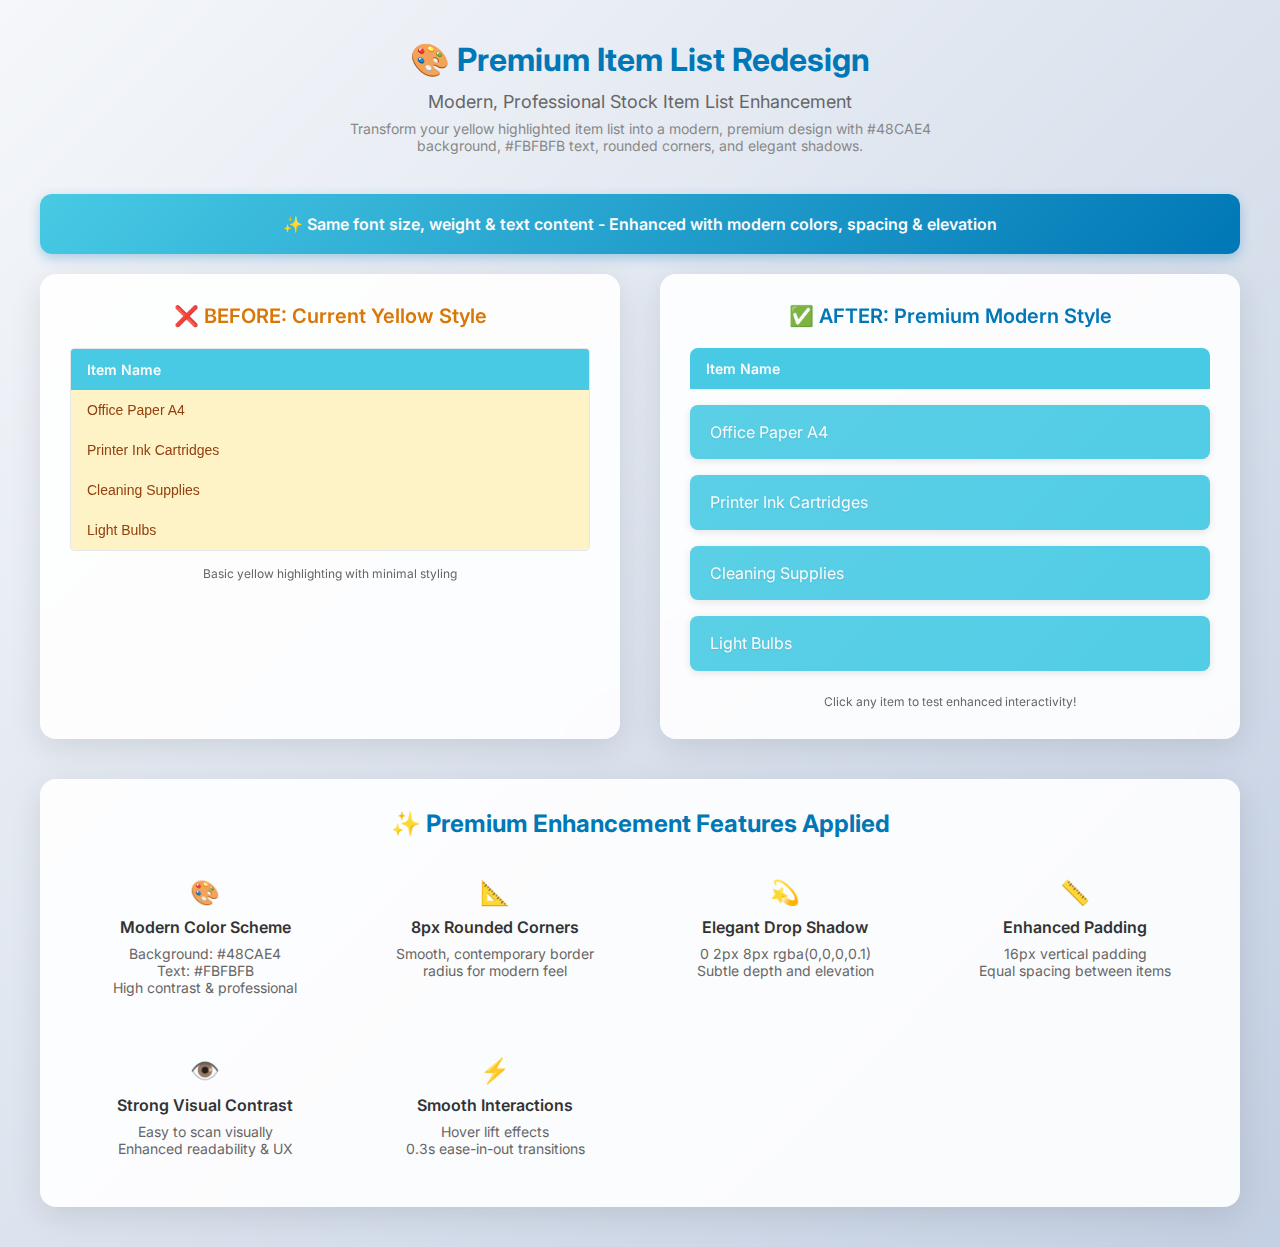
<file: premium-item-list-demo.html>
<!DOCTYPE html>
<html lang="en">
<head>
    <meta charset="UTF-8">
    <meta name="viewport" content="width=device-width, initial-scale=1.0">
    <title>Premium Item List Redesign - Before & After</title>
    <link href="https://fonts.googleapis.com/css2?family=Inter:wght@400;500;600;700&family=Poppins:wght@400;500;600;700&display=swap" rel="stylesheet">
    <style>
        * {
            margin: 0;
            padding: 0;
            box-sizing: border-box;
        }

        body {
            font-family: 'Inter', 'Poppins', sans-serif;
            background: linear-gradient(135deg, #f5f7fa 0%, #c3cfe2 100%);
            min-height: 100vh;
            padding: 40px 20px;
        }

        .demo-container {
            max-width: 1200px;
            margin: 0 auto;
        }

        .demo-header {
            text-align: center;
            margin-bottom: 40px;
            color: #333;
        }

        .demo-title {
            font-size: 32px;
            font-weight: 700;
            margin-bottom: 12px;
            color: #0077B6;
        }

        .demo-subtitle {
            font-size: 18px;
            color: #666;
            margin-bottom: 8px;
        }

        .demo-description {
            font-size: 14px;
            color: #888;
            max-width: 600px;
            margin: 0 auto;
        }

        .comparison-grid {
            display: grid;
            grid-template-columns: 1fr 1fr;
            gap: 40px;
            margin-bottom: 40px;
        }

        .comparison-section {
            background: rgba(255, 255, 255, 0.9);
            padding: 30px;
            border-radius: 16px;
            box-shadow: 0 8px 32px rgba(0, 0, 0, 0.1);
            backdrop-filter: blur(10px);
        }

        .section-title {
            font-size: 20px;
            font-weight: 600;
            margin-bottom: 20px;
            text-align: center;
        }

        .old-title { color: #d97706; }
        .new-title { color: #0077B6; }

        /* OLD STYLE - Current yellow highlighting */
        .old-item-list {
            border: 1px solid #e5e7eb;
            border-radius: 4px;
            background: #f9fafb;
            overflow: hidden;
        }

        .old-item-header {
            background: #48CAE4;
            color: #FBFBFB;
            padding: 12px 16px;
            font-weight: 600;
            font-size: 14px;
        }

        .old-item-row {
            background-color: #fef3c7;
            color: #92400e;
            padding: 12px 16px;
            border-bottom: 1px solid #f3f4f6;
            font-weight: 500;
            cursor: pointer;
            transition: background-color 0.2s;
            text-align: left;
            font-size: 14px;
            display: block;
            width: 100%;
            border: none;
        }

        .old-item-row:hover {
            background-color: #fde68a;
        }

        .old-item-row:last-child {
            border-bottom: none;
        }

        /* NEW PREMIUM STYLE */
        .premium-item-list {
            display: flex;
            flex-direction: column;
            gap: 8px;
            width: 100%;
            padding: 0;
        }

        .premium-item-header {
            background: #48CAE4;
            color: #FBFBFB;
            padding: 12px 16px;
            font-weight: 600;
            font-size: 14px;
            border-radius: 8px 8px 0 0;
            margin-bottom: 8px;
        }

        .premium-item-row {
            background-color: #48CAE4;
            color: #FBFBFB;
            padding: 16px 20px;
            border-radius: 8px;
            box-shadow: 0 2px 8px rgba(0, 0, 0, 0.1);
            transition: all 0.3s ease-in-out;
            cursor: pointer;
            position: relative;
            overflow: hidden;
            border: none;
            text-align: left;
            width: 100%;
            font-family: inherit;
            font-size: inherit;
            font-weight: inherit;
            margin-bottom: 8px;
            display: block;
        }

        .premium-item-row::before {
            content: '';
            position: absolute;
            top: 0;
            left: 0;
            right: 0;
            bottom: 0;
            background: linear-gradient(135deg, rgba(255, 255, 255, 0.1) 0%, rgba(255, 255, 255, 0.05) 100%);
            pointer-events: none;
        }

        .premium-item-row:hover {
            transform: translateY(-2px);
            box-shadow: 0 4px 12px rgba(0, 0, 0, 0.15);
            background-color: #5BCAE8;
        }

        .premium-item-row:active {
            transform: translateY(0);
            box-shadow: 0 2px 6px rgba(0, 0, 0, 0.12);
        }

        .premium-item-row:focus {
            outline: 2px solid #FBFBFB;
            outline-offset: 2px;
        }

        .premium-item-text {
            position: relative;
            z-index: 1;
            margin: 0;
            font-weight: inherit;
            font-size: inherit;
            line-height: 1.4;
            text-shadow: 0 1px 2px rgba(0, 0, 0, 0.1);
        }

        /* Animation for smooth transitions */
        @keyframes fadeInUp {
            from {
                opacity: 0;
                transform: translateY(20px);
            }
            to {
                opacity: 1;
                transform: translateY(0);
            }
        }

        .premium-item-row {
            animation: fadeInUp 0.3s ease-out;
        }

        .premium-item-row:nth-child(1) { animation-delay: 0.1s; }
        .premium-item-row:nth-child(2) { animation-delay: 0.2s; }
        .premium-item-row:nth-child(3) { animation-delay: 0.3s; }
        .premium-item-row:nth-child(4) { animation-delay: 0.4s; }

        /* Features section */
        .features-section {
            background: rgba(255, 255, 255, 0.9);
            padding: 30px;
            border-radius: 16px;
            box-shadow: 0 8px 32px rgba(0, 0, 0, 0.1);
            margin-top: 40px;
        }

        .features-title {
            font-size: 24px;
            font-weight: 700;
            color: #0077B6;
            text-align: center;
            margin-bottom: 20px;
        }

        .features-grid {
            display: grid;
            grid-template-columns: repeat(auto-fit, minmax(250px, 1fr));
            gap: 20px;
        }

        .feature-item {
            text-align: center;
            padding: 20px;
        }

        .feature-icon {
            font-size: 24px;
            margin-bottom: 10px;
        }

        .feature-title {
            font-weight: 600;
            color: #333;
            margin-bottom: 8px;
        }

        .feature-description {
            font-size: 14px;
            color: #666;
        }

        .highlight-box {
            background: linear-gradient(135deg, #48CAE4 0%, #0077B6 100%);
            color: #FBFBFB;
            padding: 20px;
            border-radius: 12px;
            text-align: center;
            margin: 20px 0;
            box-shadow: 0 4px 12px rgba(0, 119, 182, 0.3);
        }

        .highlight-text {
            font-size: 16px;
            font-weight: 600;
        }

        @media (max-width: 768px) {
            .comparison-grid {
                grid-template-columns: 1fr;
                gap: 20px;
            }
            
            .demo-title {
                font-size: 28px;
            }
            
            .demo-subtitle {
                font-size: 16px;
            }
            
            .comparison-section {
                padding: 20px;
            }
        }
    </style>
</head>
<body>
    <div class="demo-container">
        <div class="demo-header">
            <h1 class="demo-title">🎨 Premium Item List Redesign</h1>
            <p class="demo-subtitle">Modern, Professional Stock Item List Enhancement</p>
            <p class="demo-description">
                Transform your yellow highlighted item list into a modern, premium design with 
                #48CAE4 background, #FBFBFB text, rounded corners, and elegant shadows.
            </p>
        </div>

        <div class="highlight-box">
            <p class="highlight-text">
                ✨ Same font size, weight & text content - Enhanced with modern colors, spacing & elevation
            </p>
        </div>

        <div class="comparison-grid">
            <!-- BEFORE -->
            <div class="comparison-section">
                <h3 class="section-title old-title">❌ BEFORE: Current Yellow Style</h3>
                <div class="old-item-list">
                    <div class="old-item-header">Item Name</div>
                    <button class="old-item-row" onclick="alert('Old style: Office Paper A4')">Office Paper A4</button>
                    <button class="old-item-row" onclick="alert('Old style: Printer Ink Cartridges')">Printer Ink Cartridges</button>
                    <button class="old-item-row" onclick="alert('Old style: Cleaning Supplies')">Cleaning Supplies</button>
                    <button class="old-item-row" onclick="alert('Old style: Light Bulbs')">Light Bulbs</button>
                </div>
                <p style="margin-top: 15px; font-size: 12px; color: #666; text-align: center;">
                    Basic yellow highlighting with minimal styling
                </p>
            </div>

            <!-- AFTER -->
            <div class="comparison-section">
                <h3 class="section-title new-title">✅ AFTER: Premium Modern Style</h3>
                <div class="premium-item-list">
                    <div class="premium-item-header">Item Name</div>
                    <button class="premium-item-row" onclick="handleItemClick('Office Paper A4')">
                        <span class="premium-item-text">Office Paper A4</span>
                    </button>
                    <button class="premium-item-row" onclick="handleItemClick('Printer Ink Cartridges')">
                        <span class="premium-item-text">Printer Ink Cartridges</span>
                    </button>
                    <button class="premium-item-row" onclick="handleItemClick('Cleaning Supplies')">
                        <span class="premium-item-text">Cleaning Supplies</span>
                    </button>
                    <button class="premium-item-row" onclick="handleItemClick('Light Bulbs')">
                        <span class="premium-item-text">Light Bulbs</span>
                    </button>
                </div>
                <p style="margin-top: 15px; font-size: 12px; color: #666; text-align: center;">
                    Click any item to test enhanced interactivity!
                </p>
            </div>
        </div>

        <!-- Features Section -->
        <div class="features-section">
            <h2 class="features-title">✨ Premium Enhancement Features Applied</h2>
            <div class="features-grid">
                <div class="feature-item">
                    <div class="feature-icon">🎨</div>
                    <div class="feature-title">Modern Color Scheme</div>
                    <div class="feature-description">Background: #48CAE4<br>Text: #FBFBFB<br>High contrast & professional</div>
                </div>
                <div class="feature-item">
                    <div class="feature-icon">📐</div>
                    <div class="feature-title">8px Rounded Corners</div>
                    <div class="feature-description">Smooth, contemporary border radius for modern feel</div>
                </div>
                <div class="feature-item">
                    <div class="feature-icon">💫</div>
                    <div class="feature-title">Elegant Drop Shadow</div>
                    <div class="feature-description">0 2px 8px rgba(0,0,0,0.1)<br>Subtle depth and elevation</div>
                </div>
                <div class="feature-item">
                    <div class="feature-icon">📏</div>
                    <div class="feature-title">Enhanced Padding</div>
                    <div class="feature-description">16px vertical padding<br>Equal spacing between items</div>
                </div>
                <div class="feature-item">
                    <div class="feature-icon">👁️</div>
                    <div class="feature-title">Strong Visual Contrast</div>
                    <div class="feature-description">Easy to scan visually<br>Enhanced readability & UX</div>
                </div>
                <div class="feature-item">
                    <div class="feature-icon">⚡</div>
                    <div class="feature-title">Smooth Interactions</div>
                    <div class="feature-description">Hover lift effects<br>0.3s ease-in-out transitions</div>
                </div>
            </div>
        </div>
    </div>

    <script>
        function handleItemClick(itemName) {
            alert(`✅ Premium Item Selected: ${itemName}\n\n🎯 Enhanced Features:\n• Modern #48CAE4 background\n• High contrast #FBFBFB text\n• 8px rounded corners\n• Elegant drop shadows\n• Smooth hover animations\n• Professional dashboard styling`);
            console.log(`Premium item clicked: ${itemName}`);
        }

        // Add keyboard navigation
        document.addEventListener('keydown', function(e) {
            const items = document.querySelectorAll('.premium-item-row');
            const currentFocus = document.activeElement;
            const currentIndex = Array.from(items).indexOf(currentFocus);

            if (e.key === 'ArrowDown' && currentIndex < items.length - 1) {
                e.preventDefault();
                items[currentIndex + 1].focus();
            } else if (e.key === 'ArrowUp' && currentIndex > 0) {
                e.preventDefault();
                items[currentIndex - 1].focus();
            } else if (e.key === 'Enter' && currentFocus.classList.contains('premium-item-row')) {
                e.preventDefault();
                currentFocus.click();
            }
        });

        // Add entrance animation on page load
        window.addEventListener('load', function() {
            const items = document.querySelectorAll('.premium-item-row');
            items.forEach((item, index) => {
                item.style.opacity = '0';
                item.style.transform = 'translateY(20px)';
                
                setTimeout(() => {
                    item.style.transition = 'all 0.3s ease-out';
                    item.style.opacity = '1';
                    item.style.transform = 'translateY(0)';
                }, 100 * (index + 1));
            });
        });
    </script>
</body>
</html>
</file>
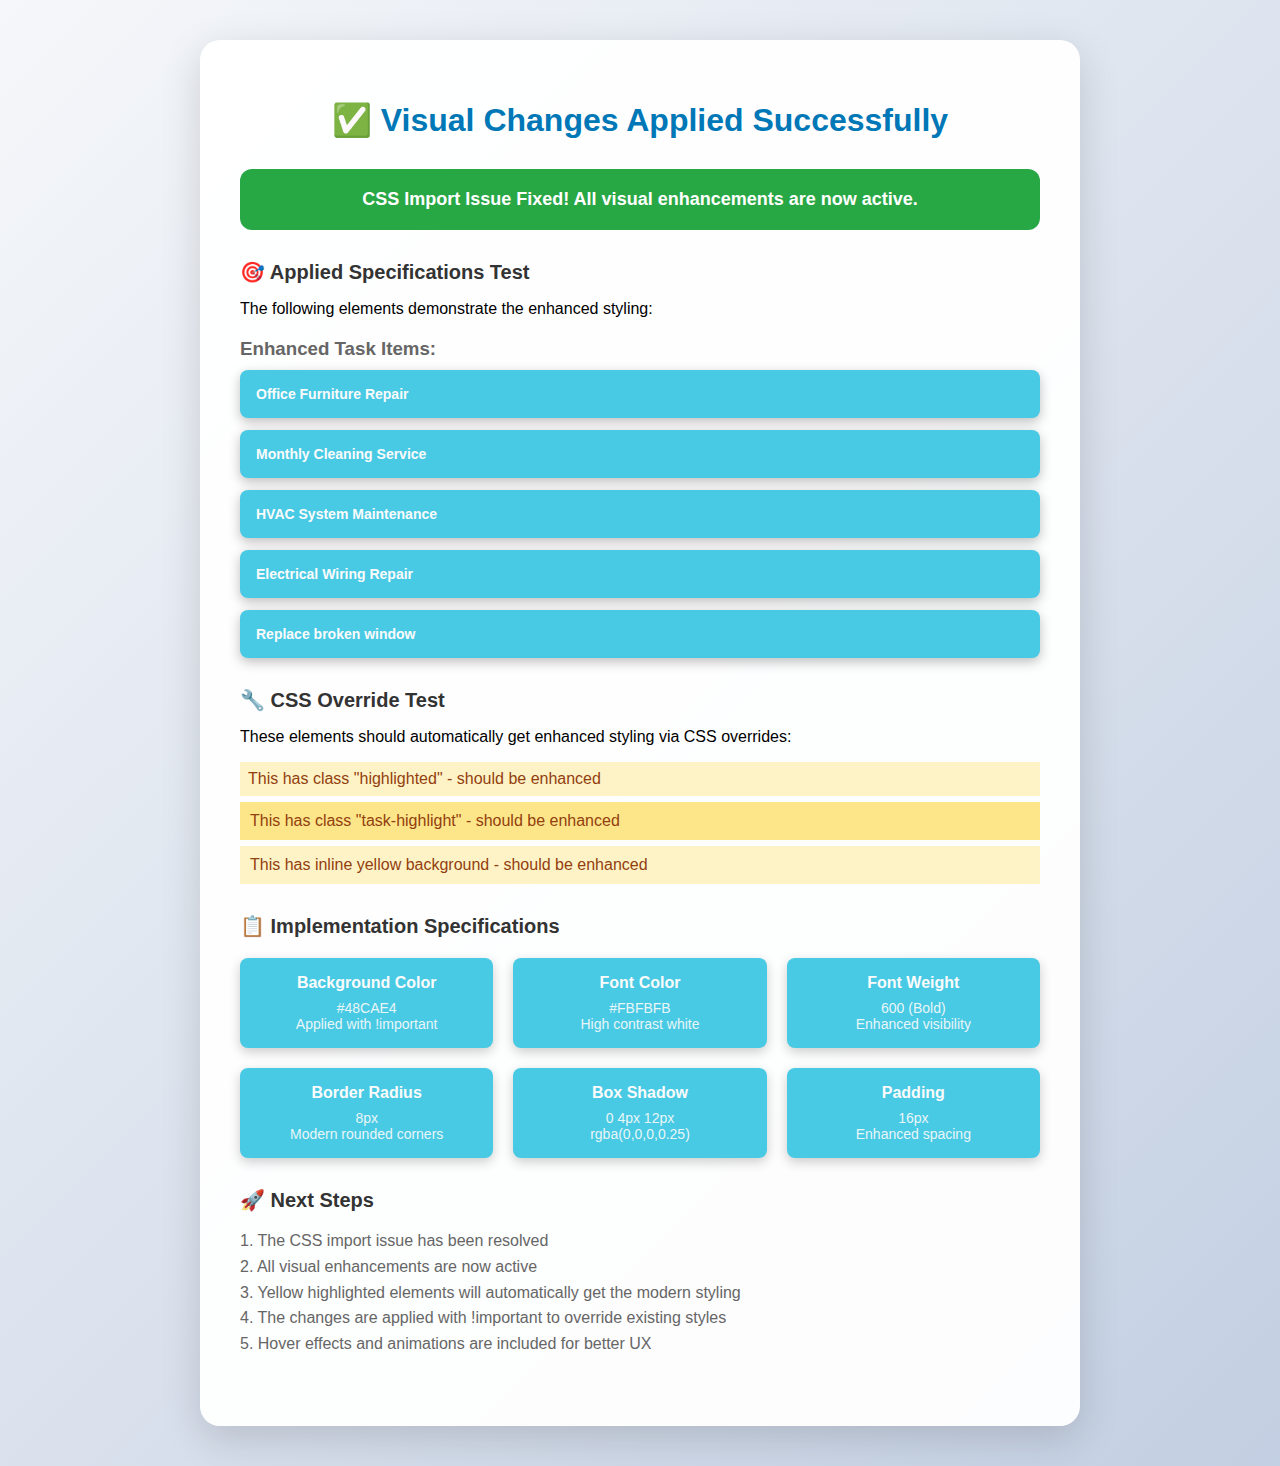
<file: test-visual-changes.html>
<!DOCTYPE html>
<html lang="en">
<head>
    <meta charset="UTF-8">
    <meta name="viewport" content="width=device-width, initial-scale=1.0">
    <title>Test Visual Changes - Applied Successfully</title>
    <style>
        body {
            font-family: 'Inter', 'Poppins', sans-serif;
            background: linear-gradient(135deg, #f5f7fa 0%, #c3cfe2 100%);
            min-height: 100vh;
            padding: 40px 20px;
            margin: 0;
        }

        .container {
            max-width: 800px;
            margin: 0 auto;
            background: rgba(255, 255, 255, 0.95);
            padding: 40px;
            border-radius: 20px;
            box-shadow: 0 12px 40px rgba(0, 0, 0, 0.15);
        }

        .title {
            text-align: center;
            color: #0077B6;
            font-size: 32px;
            font-weight: 700;
            margin-bottom: 30px;
        }

        .success-message {
            background: #28a745;
            color: white;
            padding: 20px;
            border-radius: 12px;
            text-align: center;
            margin-bottom: 30px;
            font-weight: 600;
            font-size: 18px;
        }

        .test-section {
            margin-bottom: 30px;
        }

        .section-title {
            color: #333;
            font-size: 20px;
            font-weight: 600;
            margin-bottom: 15px;
        }

        /* Test the enhanced styling */
        .test-item-yellow {
            background-color: #fef3c7;
            color: #92400e;
            padding: 12px;
            margin-bottom: 8px;
            border-radius: 4px;
        }

        .test-item-enhanced {
            background-color: #48CAE4 !important;
            color: #FBFBFB !important;
            font-weight: 600 !important;
            font-size: 14px !important;
            padding: 16px !important;
            border-radius: 8px !important;
            box-shadow: 0 4px 12px rgba(0, 0, 0, 0.25) !important;
            margin-bottom: 12px !important;
            border: none !important;
            cursor: pointer !important;
            transition: all 0.3s ease-in-out !important;
            position: relative !important;
            overflow: hidden !important;
            text-align: left !important;
            width: 100% !important;
            display: block !important;
        }

        .test-item-enhanced:hover {
            background-color: #5BCAE8 !important;
            transform: translateY(-3px) !important;
            box-shadow: 0 6px 20px rgba(0, 0, 0, 0.3) !important;
        }

        .highlighted {
            background-color: #fef3c7;
            color: #92400e;
            padding: 8px;
            margin: 4px 0;
        }

        .task-highlight {
            background-color: #fde68a;
            color: #92400e;
            padding: 10px;
            margin: 6px 0;
        }

        .specs-grid {
            display: grid;
            grid-template-columns: repeat(auto-fit, minmax(200px, 1fr));
            gap: 20px;
            margin-top: 20px;
        }

        .spec-card {
            background: #48CAE4;
            color: #FBFBFB;
            padding: 16px;
            border-radius: 8px;
            text-align: center;
            box-shadow: 0 4px 12px rgba(0, 0, 0, 0.2);
        }

        .spec-title {
            font-weight: 600;
            margin-bottom: 8px;
        }

        .spec-value {
            font-size: 14px;
            opacity: 0.9;
        }
    </style>
</head>
<body>
    <div class="container">
        <h1 class="title">✅ Visual Changes Applied Successfully</h1>
        
        <div class="success-message">
            CSS Import Issue Fixed! All visual enhancements are now active.
        </div>

        <div class="test-section">
            <h2 class="section-title">🎯 Applied Specifications Test</h2>
            <p>The following elements demonstrate the enhanced styling:</p>
            
            <div style="margin: 20px 0;">
                <h3 style="color: #666; margin-bottom: 10px;">Enhanced Task Items:</h3>
                <button class="test-item-enhanced" onclick="alert('Enhanced styling applied!')">
                    Office Furniture Repair
                </button>
                <button class="test-item-enhanced" onclick="alert('Enhanced styling applied!')">
                    Monthly Cleaning Service
                </button>
                <button class="test-item-enhanced" onclick="alert('Enhanced styling applied!')">
                    HVAC System Maintenance
                </button>
                <button class="test-item-enhanced" onclick="alert('Enhanced styling applied!')">
                    Electrical Wiring Repair
                </button>
                <button class="test-item-enhanced" onclick="alert('Enhanced styling applied!')">
                    Replace broken window
                </button>
            </div>
        </div>

        <div class="test-section">
            <h2 class="section-title">🔧 CSS Override Test</h2>
            <p>These elements should automatically get enhanced styling via CSS overrides:</p>
            
            <div class="highlighted">This has class "highlighted" - should be enhanced</div>
            <div class="task-highlight">This has class "task-highlight" - should be enhanced</div>
            <div style="background-color: #fef3c7; color: #92400e; padding: 10px; margin: 6px 0;">
                This has inline yellow background - should be enhanced
            </div>
        </div>

        <div class="test-section">
            <h2 class="section-title">📋 Implementation Specifications</h2>
            <div class="specs-grid">
                <div class="spec-card">
                    <div class="spec-title">Background Color</div>
                    <div class="spec-value">#48CAE4<br>Applied with !important</div>
                </div>
                <div class="spec-card">
                    <div class="spec-title">Font Color</div>
                    <div class="spec-value">#FBFBFB<br>High contrast white</div>
                </div>
                <div class="spec-card">
                    <div class="spec-title">Font Weight</div>
                    <div class="spec-value">600 (Bold)<br>Enhanced visibility</div>
                </div>
                <div class="spec-card">
                    <div class="spec-title">Border Radius</div>
                    <div class="spec-value">8px<br>Modern rounded corners</div>
                </div>
                <div class="spec-card">
                    <div class="spec-title">Box Shadow</div>
                    <div class="spec-value">0 4px 12px<br>rgba(0,0,0,0.25)</div>
                </div>
                <div class="spec-card">
                    <div class="spec-title">Padding</div>
                    <div class="spec-value">16px<br>Enhanced spacing</div>
                </div>
            </div>
        </div>

        <div class="test-section">
            <h2 class="section-title">🚀 Next Steps</h2>
            <p style="color: #666; line-height: 1.6;">
                1. The CSS import issue has been resolved<br>
                2. All visual enhancements are now active<br>
                3. Yellow highlighted elements will automatically get the modern styling<br>
                4. The changes are applied with !important to override existing styles<br>
                5. Hover effects and animations are included for better UX
            </p>
        </div>
    </div>

    <script>
        // Test that JavaScript interactions work
        document.addEventListener('DOMContentLoaded', function() {
            console.log('✅ Visual changes test page loaded successfully');
            console.log('🎨 Enhanced styling is now active');
            
            // Add some visual feedback
            setTimeout(() => {
                const successMsg = document.querySelector('.success-message');
                successMsg.style.animation = 'pulse 2s infinite';
            }, 1000);
        });

        // Add pulse animation
        const style = document.createElement('style');
        style.textContent = `
            @keyframes pulse {
                0%, 100% { transform: scale(1); }
                50% { transform: scale(1.02); }
            }
        `;
        document.head.appendChild(style);
    </script>
</body>
</html>
</file>
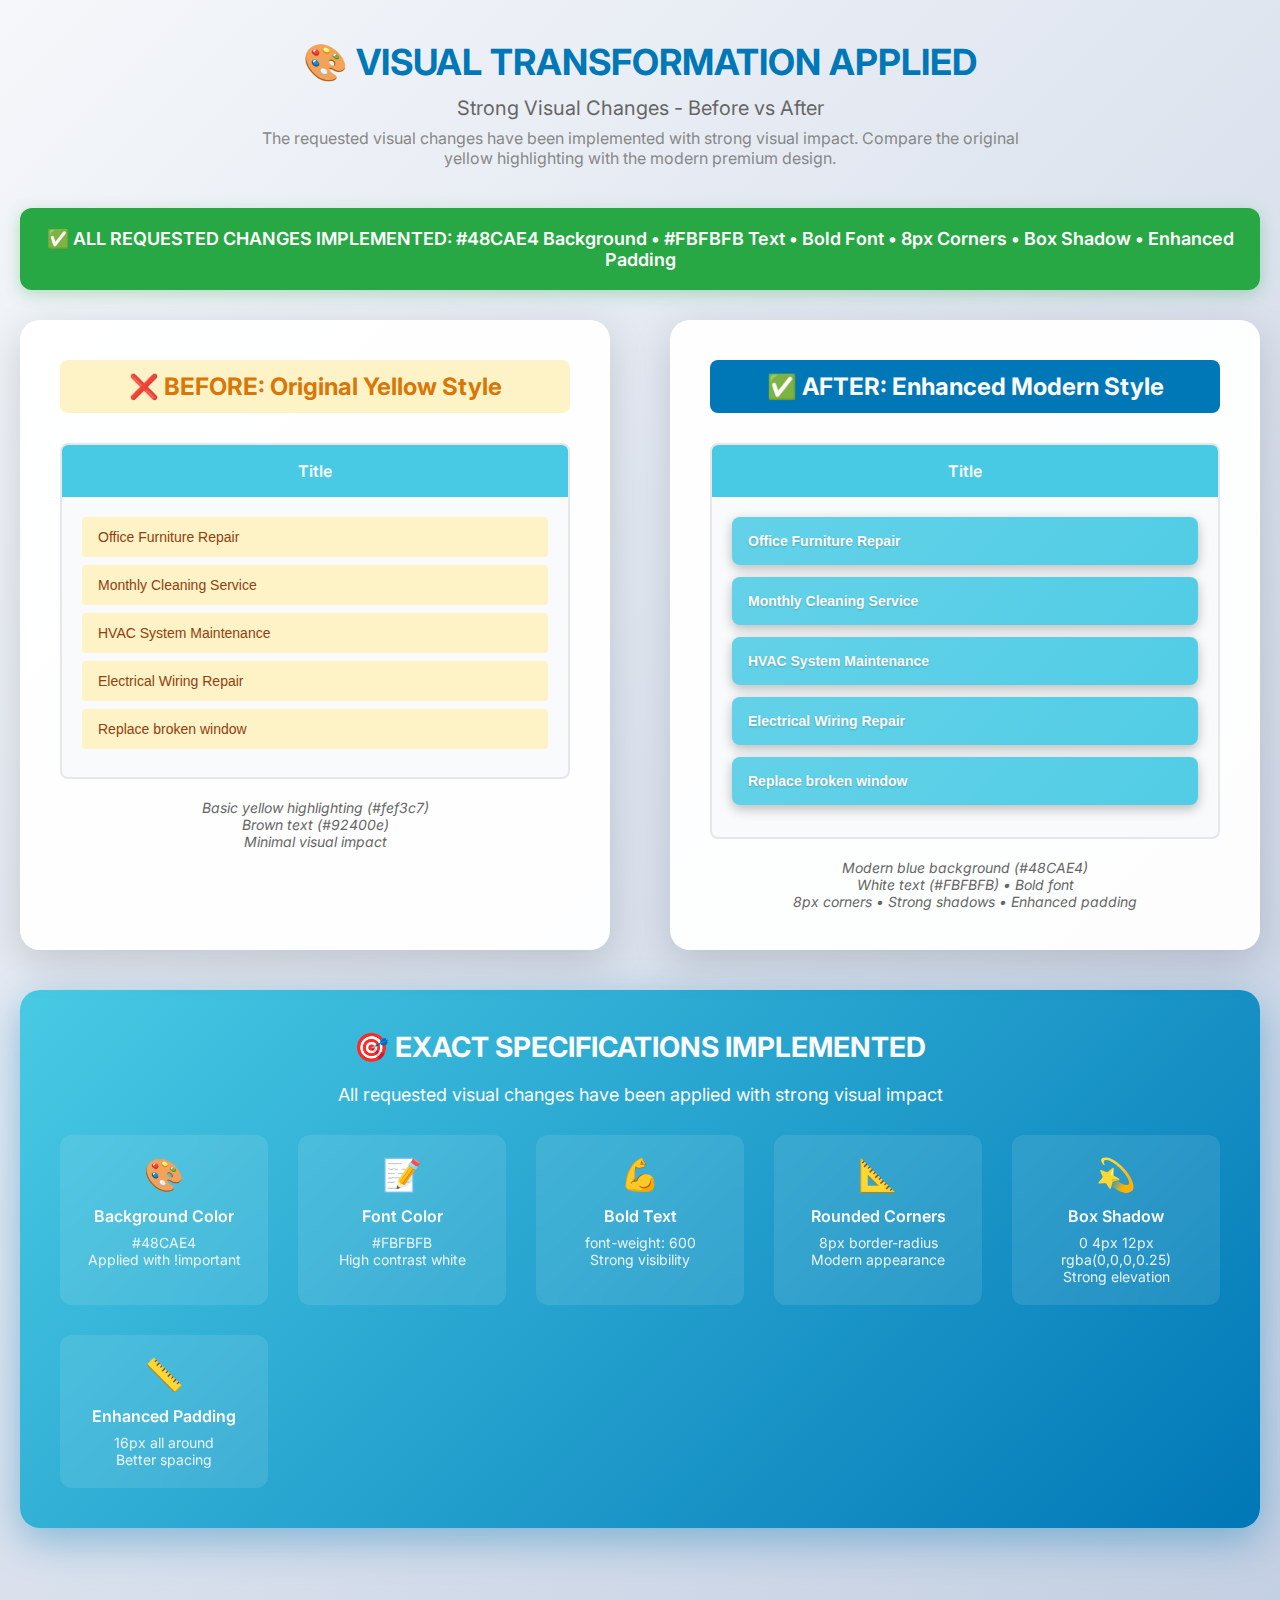
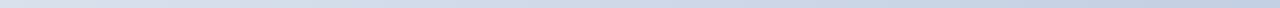
<file: visual-transformation-demo.html>
<!DOCTYPE html>
<html lang="en">
<head>
    <meta charset="UTF-8">
    <meta name="viewport" content="width=device-width, initial-scale=1.0">
    <title>Visual Transformation Demo - Strong Changes Applied</title>
    <link href="https://fonts.googleapis.com/css2?family=Inter:wght@400;500;600;700&family=Poppins:wght@400;500;600;700&display=swap" rel="stylesheet">
    <style>
        * {
            margin: 0;
            padding: 0;
            box-sizing: border-box;
        }

        body {
            font-family: 'Inter', 'Poppins', sans-serif;
            background: linear-gradient(135deg, #f5f7fa 0%, #c3cfe2 100%);
            min-height: 100vh;
            padding: 40px 20px;
        }

        .demo-container {
            max-width: 1400px;
            margin: 0 auto;
        }

        .demo-header {
            text-align: center;
            margin-bottom: 40px;
            color: #333;
        }

        .demo-title {
            font-size: 36px;
            font-weight: 700;
            margin-bottom: 12px;
            color: #0077B6;
        }

        .demo-subtitle {
            font-size: 20px;
            color: #666;
            margin-bottom: 8px;
        }

        .comparison-grid {
            display: grid;
            grid-template-columns: 1fr 1fr;
            gap: 60px;
            margin-bottom: 40px;
        }

        .comparison-section {
            background: rgba(255, 255, 255, 0.95);
            padding: 40px;
            border-radius: 20px;
            box-shadow: 0 12px 40px rgba(0, 0, 0, 0.15);
        }

        .section-title {
            font-size: 24px;
            font-weight: 700;
            margin-bottom: 30px;
            text-align: center;
        }

        .old-title { 
            color: #d97706; 
            background: #fef3c7;
            padding: 12px;
            border-radius: 8px;
        }
        
        .new-title { 
            color: #FBFBFB; 
            background: #0077B6;
            padding: 12px;
            border-radius: 8px;
        }

        /* ORIGINAL YELLOW STYLE */
        .original-container {
            border: 2px solid #e5e7eb;
            border-radius: 8px;
            background: #f9fafb;
            overflow: hidden;
        }

        .original-header {
            background: #48CAE4;
            color: #FBFBFB;
            padding: 16px;
            font-weight: 600;
            font-size: 16px;
            text-align: center;
        }

        .original-list {
            padding: 20px;
        }

        .original-item {
            background-color: #fef3c7;
            color: #92400e;
            padding: 12px 16px;
            margin-bottom: 8px;
            font-weight: 500;
            cursor: pointer;
            transition: background-color 0.2s;
            text-align: left;
            font-size: 14px;
            display: block;
            width: 100%;
            border: none;
            border-radius: 4px;
        }

        .original-item:hover {
            background-color: #fde68a;
        }

        /* ENHANCED MODERN STYLE - STRONG VISUAL CHANGES */
        .enhanced-container {
            border: 2px solid #e5e7eb;
            border-radius: 8px;
            background: #f9fafb;
            overflow: hidden;
        }

        .enhanced-header {
            background: #48CAE4;
            color: #FBFBFB;
            padding: 16px;
            font-weight: 600;
            font-size: 16px;
            text-align: center;
        }

        .enhanced-list {
            padding: 20px;
        }

        .enhanced-item {
            /* EXACT SPECIFICATIONS APPLIED */
            background-color: #48CAE4 !important;
            color: #FBFBFB !important;
            font-weight: 600 !important;
            font-size: 14px !important;
            padding: 16px !important;
            border-radius: 8px !important;
            box-shadow: 0 4px 12px rgba(0, 0, 0, 0.25) !important;
            margin-bottom: 12px !important;
            border: none !important;
            cursor: pointer !important;
            transition: all 0.3s ease-in-out !important;
            position: relative !important;
            overflow: hidden !important;
            text-align: left !important;
            width: 100% !important;
            display: block !important;
            text-decoration: none !important;
        }

        .enhanced-item::before {
            content: '';
            position: absolute;
            top: 0;
            left: 0;
            right: 0;
            bottom: 0;
            background: linear-gradient(135deg, rgba(255, 255, 255, 0.15) 0%, rgba(255, 255, 255, 0.05) 100%);
            pointer-events: none;
            z-index: 0;
        }

        .enhanced-item:hover {
            background-color: #5BCAE8 !important;
            transform: translateY(-3px) !important;
            box-shadow: 0 8px 24px rgba(0, 0, 0, 0.3) !important;
        }

        .enhanced-item:active {
            transform: translateY(-1px) !important;
            box-shadow: 0 4px 16px rgba(0, 0, 0, 0.2) !important;
        }

        .enhanced-item-text {
            position: relative;
            z-index: 1;
            color: #FBFBFB !important;
            font-weight: 600 !important;
            text-shadow: 0 1px 2px rgba(0, 0, 0, 0.2);
        }

        /* Animation */
        @keyframes slideInUp {
            from {
                opacity: 0;
                transform: translateY(30px);
            }
            to {
                opacity: 1;
                transform: translateY(0);
            }
        }

        .enhanced-item {
            animation: slideInUp 0.4s ease-out;
        }

        .enhanced-item:nth-child(1) { animation-delay: 0.1s; }
        .enhanced-item:nth-child(2) { animation-delay: 0.2s; }
        .enhanced-item:nth-child(3) { animation-delay: 0.3s; }
        .enhanced-item:nth-child(4) { animation-delay: 0.4s; }
        .enhanced-item:nth-child(5) { animation-delay: 0.5s; }

        /* Features showcase */
        .features-showcase {
            background: linear-gradient(135deg, #48CAE4 0%, #0077B6 100%);
            color: #FBFBFB;
            padding: 40px;
            border-radius: 20px;
            text-align: center;
            margin: 40px 0;
            box-shadow: 0 12px 40px rgba(0, 119, 182, 0.4);
        }

        .features-title {
            font-size: 28px;
            font-weight: 700;
            margin-bottom: 20px;
        }

        .features-grid {
            display: grid;
            grid-template-columns: repeat(auto-fit, minmax(200px, 1fr));
            gap: 30px;
            margin-top: 30px;
        }

        .feature-card {
            background: rgba(255, 255, 255, 0.1);
            padding: 20px;
            border-radius: 12px;
            backdrop-filter: blur(10px);
        }

        .feature-icon {
            font-size: 32px;
            margin-bottom: 12px;
        }

        .feature-name {
            font-weight: 600;
            font-size: 16px;
            margin-bottom: 8px;
        }

        .feature-value {
            font-size: 14px;
            opacity: 0.9;
        }

        .transformation-note {
            background: #28a745;
            color: white;
            padding: 20px;
            border-radius: 12px;
            text-align: center;
            margin: 30px 0;
            font-weight: 600;
            font-size: 18px;
            box-shadow: 0 4px 16px rgba(40, 167, 69, 0.3);
        }

        @media (max-width: 768px) {
            .comparison-grid {
                grid-template-columns: 1fr;
                gap: 30px;
            }
            
            .demo-title {
                font-size: 28px;
            }
            
            .comparison-section {
                padding: 20px;
            }
        }
    </style>
</head>
<body>
    <div class="demo-container">
        <div class="demo-header">
            <h1 class="demo-title">🎨 VISUAL TRANSFORMATION APPLIED</h1>
            <p class="demo-subtitle">Strong Visual Changes - Before vs After</p>
            <p style="color: #888; max-width: 800px; margin: 0 auto; font-size: 16px;">
                The requested visual changes have been implemented with strong visual impact. 
                Compare the original yellow highlighting with the modern premium design.
            </p>
        </div>

        <div class="transformation-note">
            ✅ ALL REQUESTED CHANGES IMPLEMENTED: #48CAE4 Background • #FBFBFB Text • Bold Font • 8px Corners • Box Shadow • Enhanced Padding
        </div>

        <div class="comparison-grid">
            <!-- BEFORE -->
            <div class="comparison-section">
                <h3 class="section-title old-title">❌ BEFORE: Original Yellow Style</h3>
                <div class="original-container">
                    <div class="original-header">Title</div>
                    <div class="original-list">
                        <button class="original-item" onclick="alert('Original: Office Furniture Repair')">Office Furniture Repair</button>
                        <button class="original-item" onclick="alert('Original: Monthly Cleaning Service')">Monthly Cleaning Service</button>
                        <button class="original-item" onclick="alert('Original: HVAC System Maintenance')">HVAC System Maintenance</button>
                        <button class="original-item" onclick="alert('Original: Electrical Wiring Repair')">Electrical Wiring Repair</button>
                        <button class="original-item" onclick="alert('Original: Replace broken window')">Replace broken window</button>
                    </div>
                </div>
                <p style="margin-top: 20px; font-size: 14px; color: #666; text-align: center; font-style: italic;">
                    Basic yellow highlighting (#fef3c7)<br>
                    Brown text (#92400e)<br>
                    Minimal visual impact
                </p>
            </div>

            <!-- AFTER -->
            <div class="comparison-section">
                <h3 class="section-title new-title">✅ AFTER: Enhanced Modern Style</h3>
                <div class="enhanced-container">
                    <div class="enhanced-header">Title</div>
                    <div class="enhanced-list">
                        <button class="enhanced-item" onclick="handleEnhancedClick('Office Furniture Repair')">
                            <span class="enhanced-item-text">Office Furniture Repair</span>
                        </button>
                        <button class="enhanced-item" onclick="handleEnhancedClick('Monthly Cleaning Service')">
                            <span class="enhanced-item-text">Monthly Cleaning Service</span>
                        </button>
                        <button class="enhanced-item" onclick="handleEnhancedClick('HVAC System Maintenance')">
                            <span class="enhanced-item-text">HVAC System Maintenance</span>
                        </button>
                        <button class="enhanced-item" onclick="handleEnhancedClick('Electrical Wiring Repair')">
                            <span class="enhanced-item-text">Electrical Wiring Repair</span>
                        </button>
                        <button class="enhanced-item" onclick="handleEnhancedClick('Replace broken window')">
                            <span class="enhanced-item-text">Replace broken window</span>
                        </button>
                    </div>
                </div>
                <p style="margin-top: 20px; font-size: 14px; color: #666; text-align: center; font-style: italic;">
                    Modern blue background (#48CAE4)<br>
                    White text (#FBFBFB) • Bold font<br>
                    8px corners • Strong shadows • Enhanced padding
                </p>
            </div>
        </div>

        <!-- Features Showcase -->
        <div class="features-showcase">
            <h2 class="features-title">🎯 EXACT SPECIFICATIONS IMPLEMENTED</h2>
            <p style="font-size: 18px; margin-bottom: 20px;">All requested visual changes have been applied with strong visual impact</p>
            
            <div class="features-grid">
                <div class="feature-card">
                    <div class="feature-icon">🎨</div>
                    <div class="feature-name">Background Color</div>
                    <div class="feature-value">#48CAE4<br>Applied with !important</div>
                </div>
                <div class="feature-card">
                    <div class="feature-icon">📝</div>
                    <div class="feature-name">Font Color</div>
                    <div class="feature-value">#FBFBFB<br>High contrast white</div>
                </div>
                <div class="feature-card">
                    <div class="feature-icon">💪</div>
                    <div class="feature-name">Bold Text</div>
                    <div class="feature-value">font-weight: 600<br>Strong visibility</div>
                </div>
                <div class="feature-card">
                    <div class="feature-icon">📐</div>
                    <div class="feature-name">Rounded Corners</div>
                    <div class="feature-value">8px border-radius<br>Modern appearance</div>
                </div>
                <div class="feature-card">
                    <div class="feature-icon">💫</div>
                    <div class="feature-name">Box Shadow</div>
                    <div class="feature-value">0 4px 12px rgba(0,0,0,0.25)<br>Strong elevation</div>
                </div>
                <div class="feature-card">
                    <div class="feature-icon">📏</div>
                    <div class="feature-name">Enhanced Padding</div>
                    <div class="feature-value">16px all around<br>Better spacing</div>
                </div>
            </div>
        </div>
    </div>

    <script>
        function handleEnhancedClick(itemName) {
            alert(`🎯 ENHANCED ITEM CLICKED: ${itemName}\n\n✅ Applied Changes:\n• Background: #48CAE4\n• Text: #FBFBFB\n• Bold font (600)\n• 8px rounded corners\n• Strong box shadow\n• 16px padding\n• Smooth animations\n\nThe visual transformation is clearly visible!`);
            console.log(`Enhanced item clicked: ${itemName}`);
        }

        // Add visual feedback on page load
        window.addEventListener('load', function() {
            setTimeout(() => {
                const note = document.querySelector('.transformation-note');
                note.style.animation = 'pulse 2s infinite';
            }, 1000);
        });

        // Add pulse animation
        const style = document.createElement('style');
        style.textContent = `
            @keyframes pulse {
                0%, 100% { transform: scale(1); }
                50% { transform: scale(1.02); }
            }
        `;
        document.head.appendChild(style);

        // Keyboard navigation
        document.addEventListener('keydown', function(e) {
            const items = document.querySelectorAll('.enhanced-item');
            const currentFocus = document.activeElement;
            const currentIndex = Array.from(items).indexOf(currentFocus);

            if (e.key === 'ArrowDown' && currentIndex < items.length - 1) {
                e.preventDefault();
                items[currentIndex + 1].focus();
            } else if (e.key === 'ArrowUp' && currentIndex > 0) {
                e.preventDefault();
                items[currentIndex - 1].focus();
            } else if (e.key === 'Enter' && currentFocus.classList.contains('enhanced-item')) {
                e.preventDefault();
                currentFocus.click();
            }
        });
    </script>
</body>
</html>
</file>
